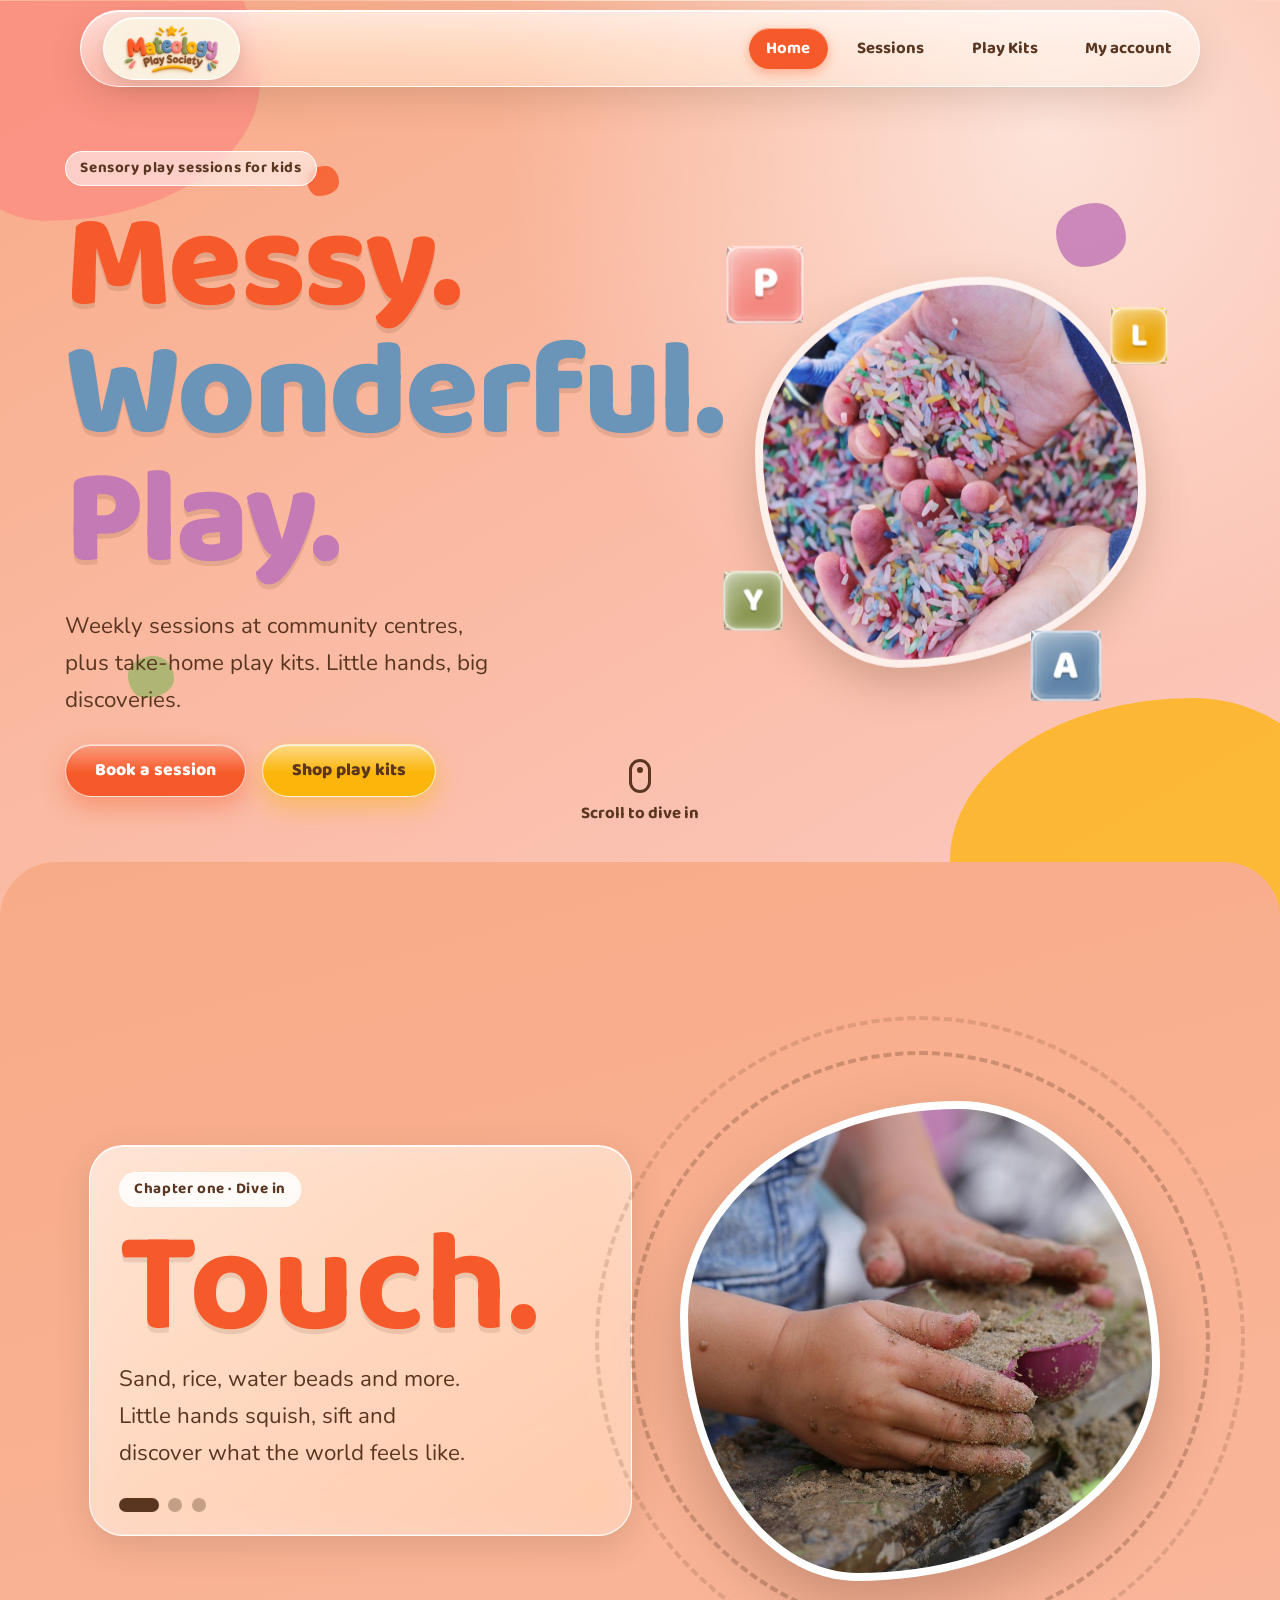
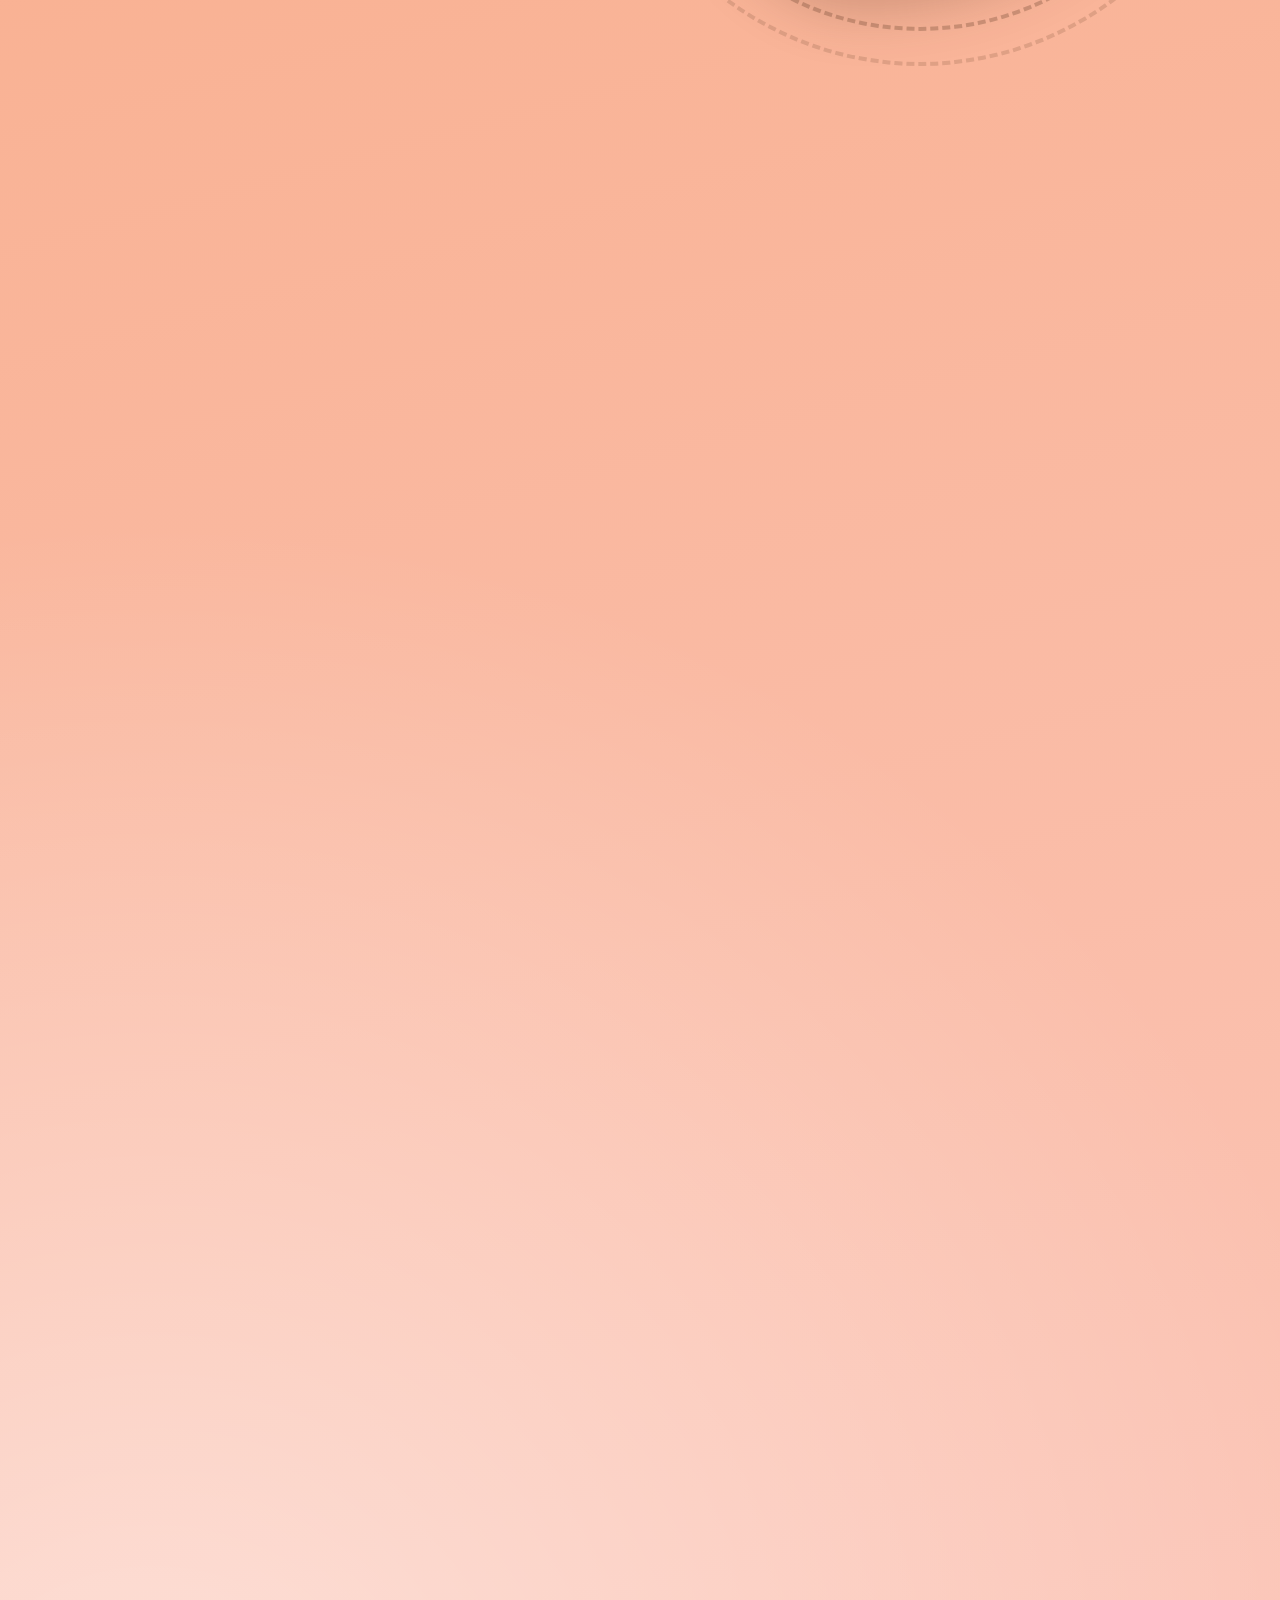
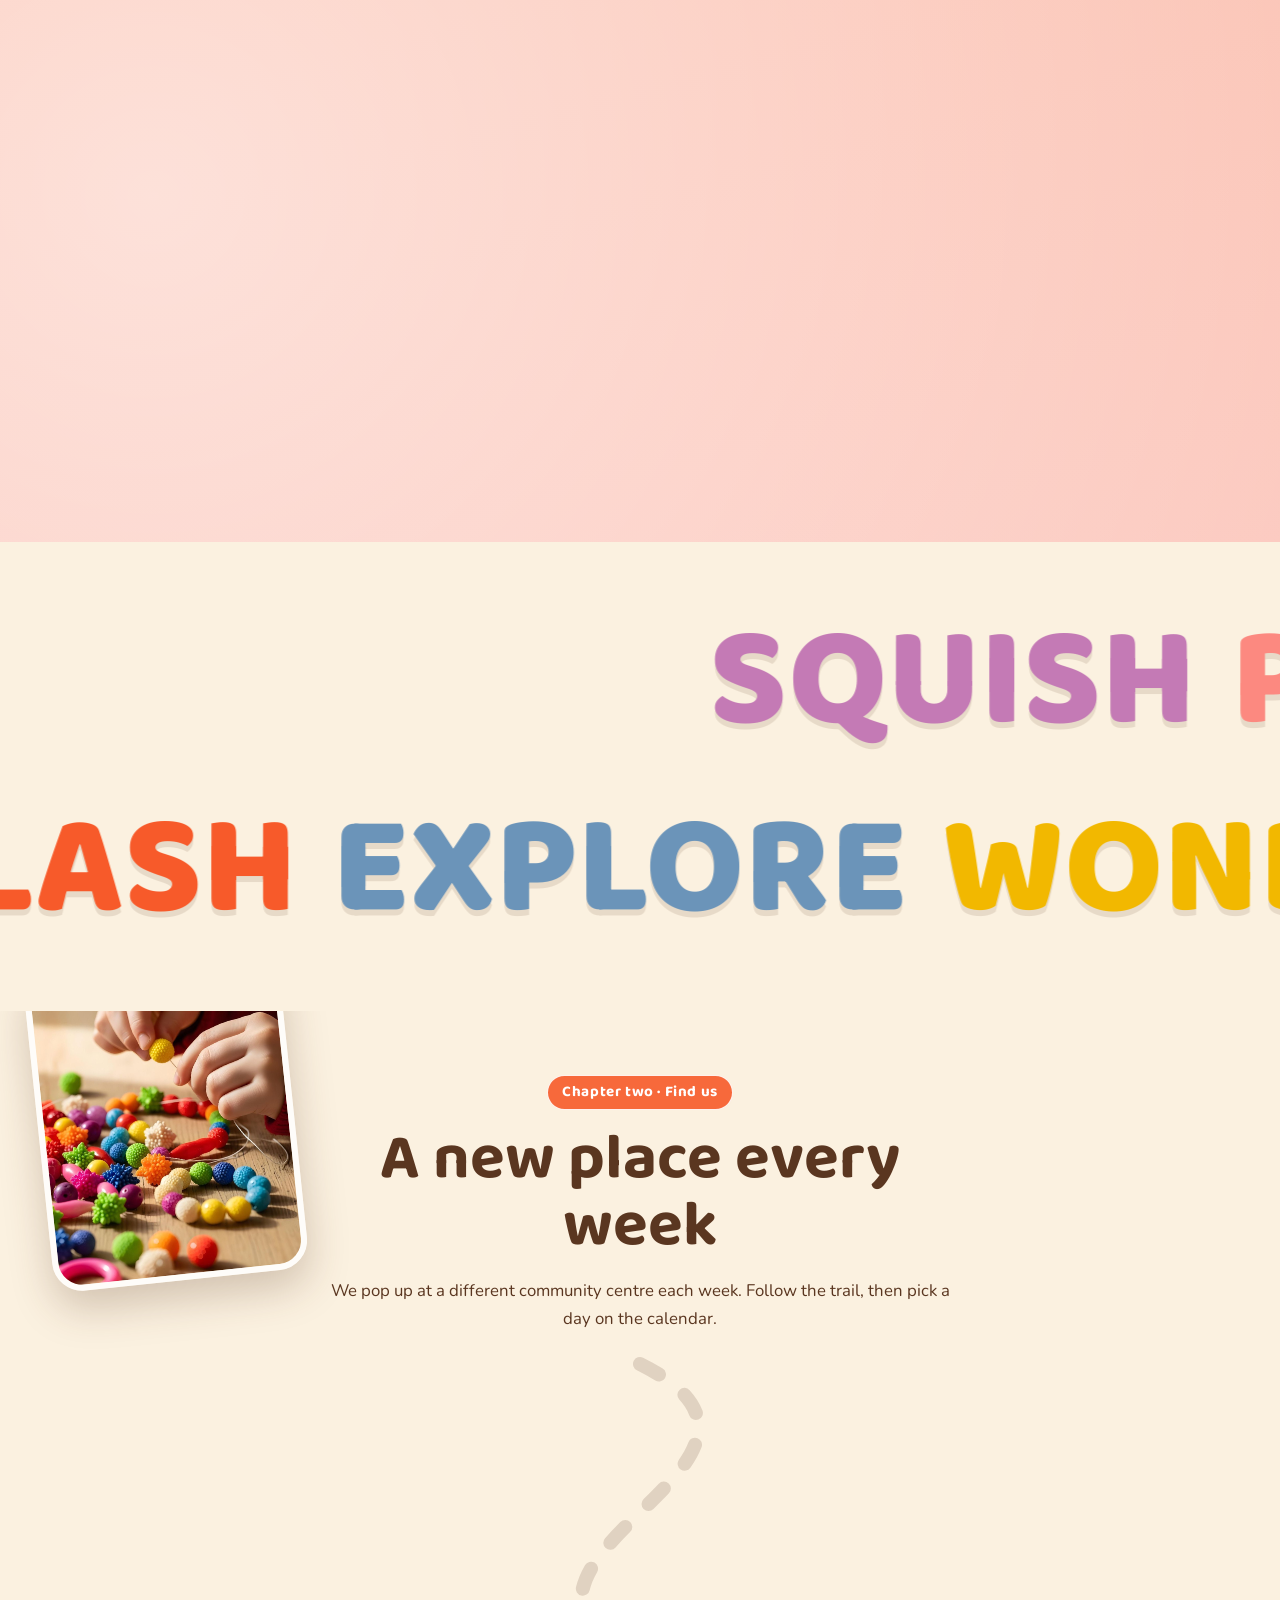
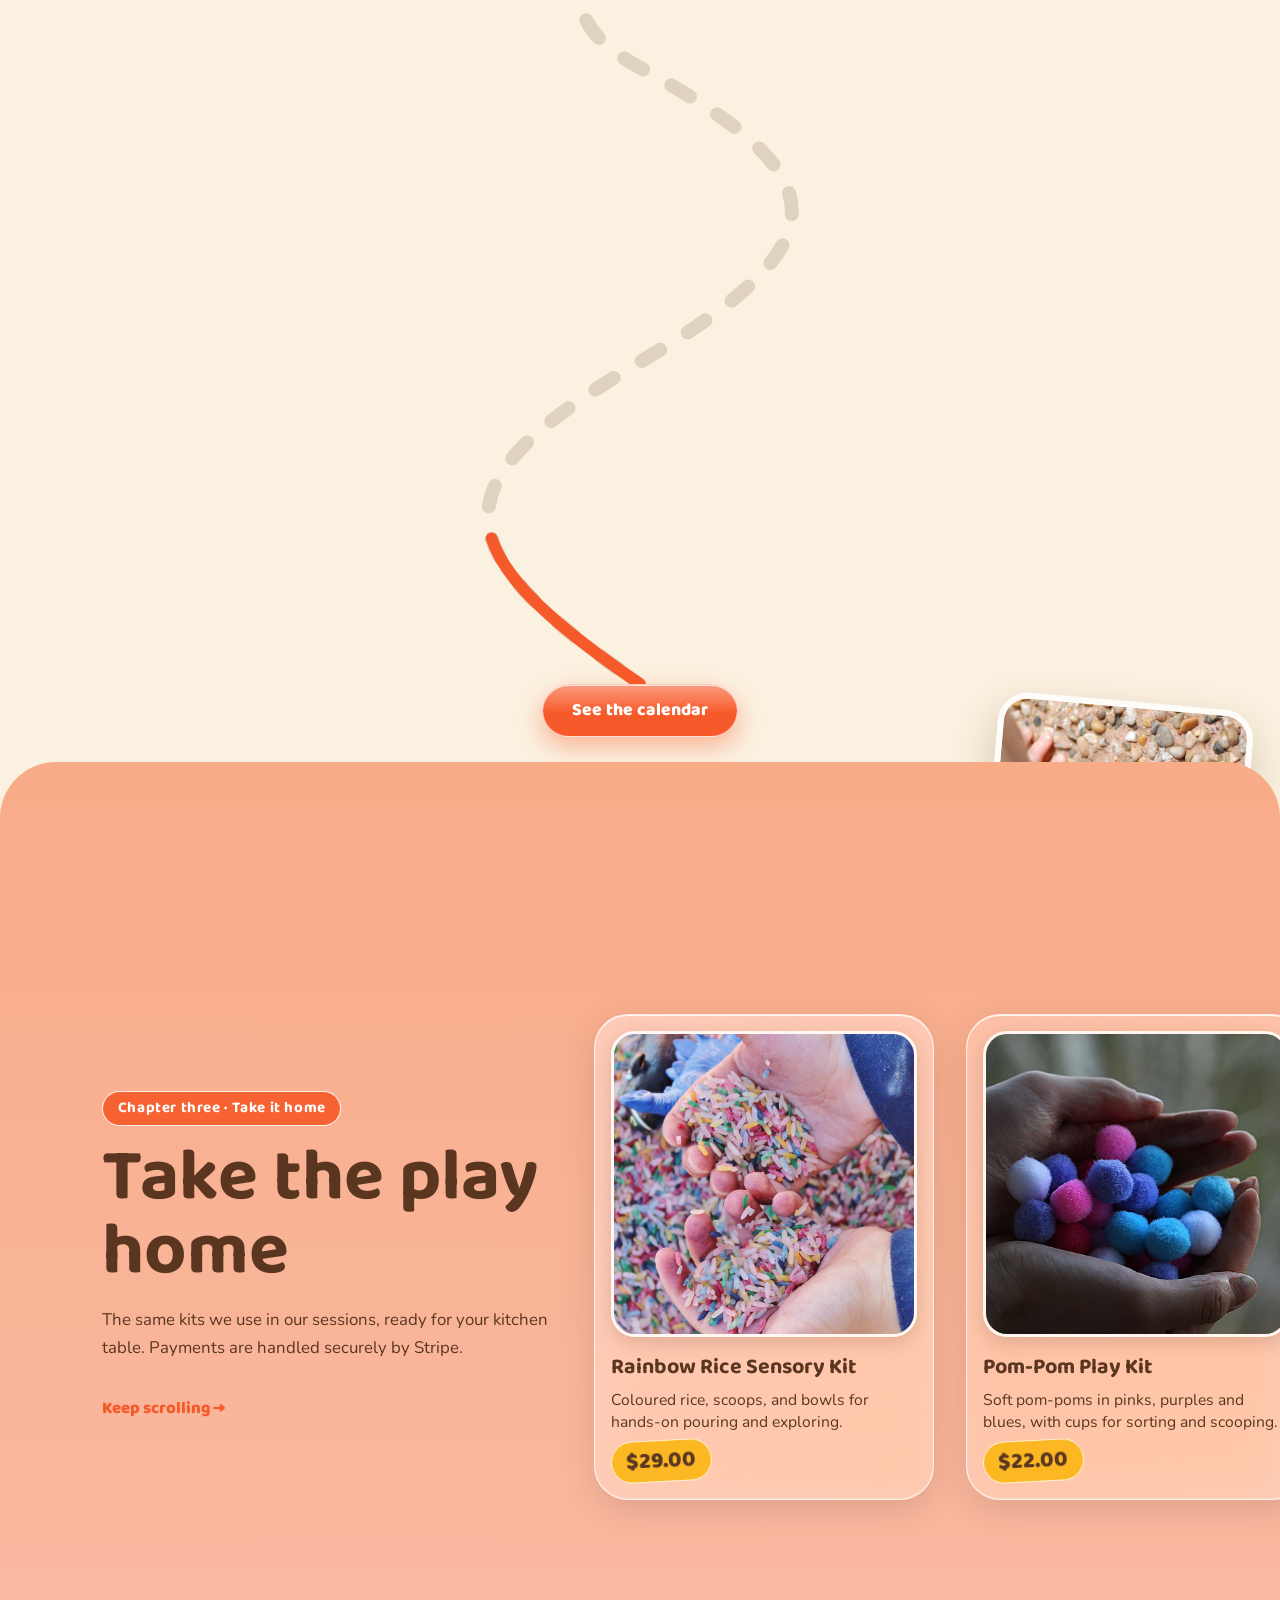
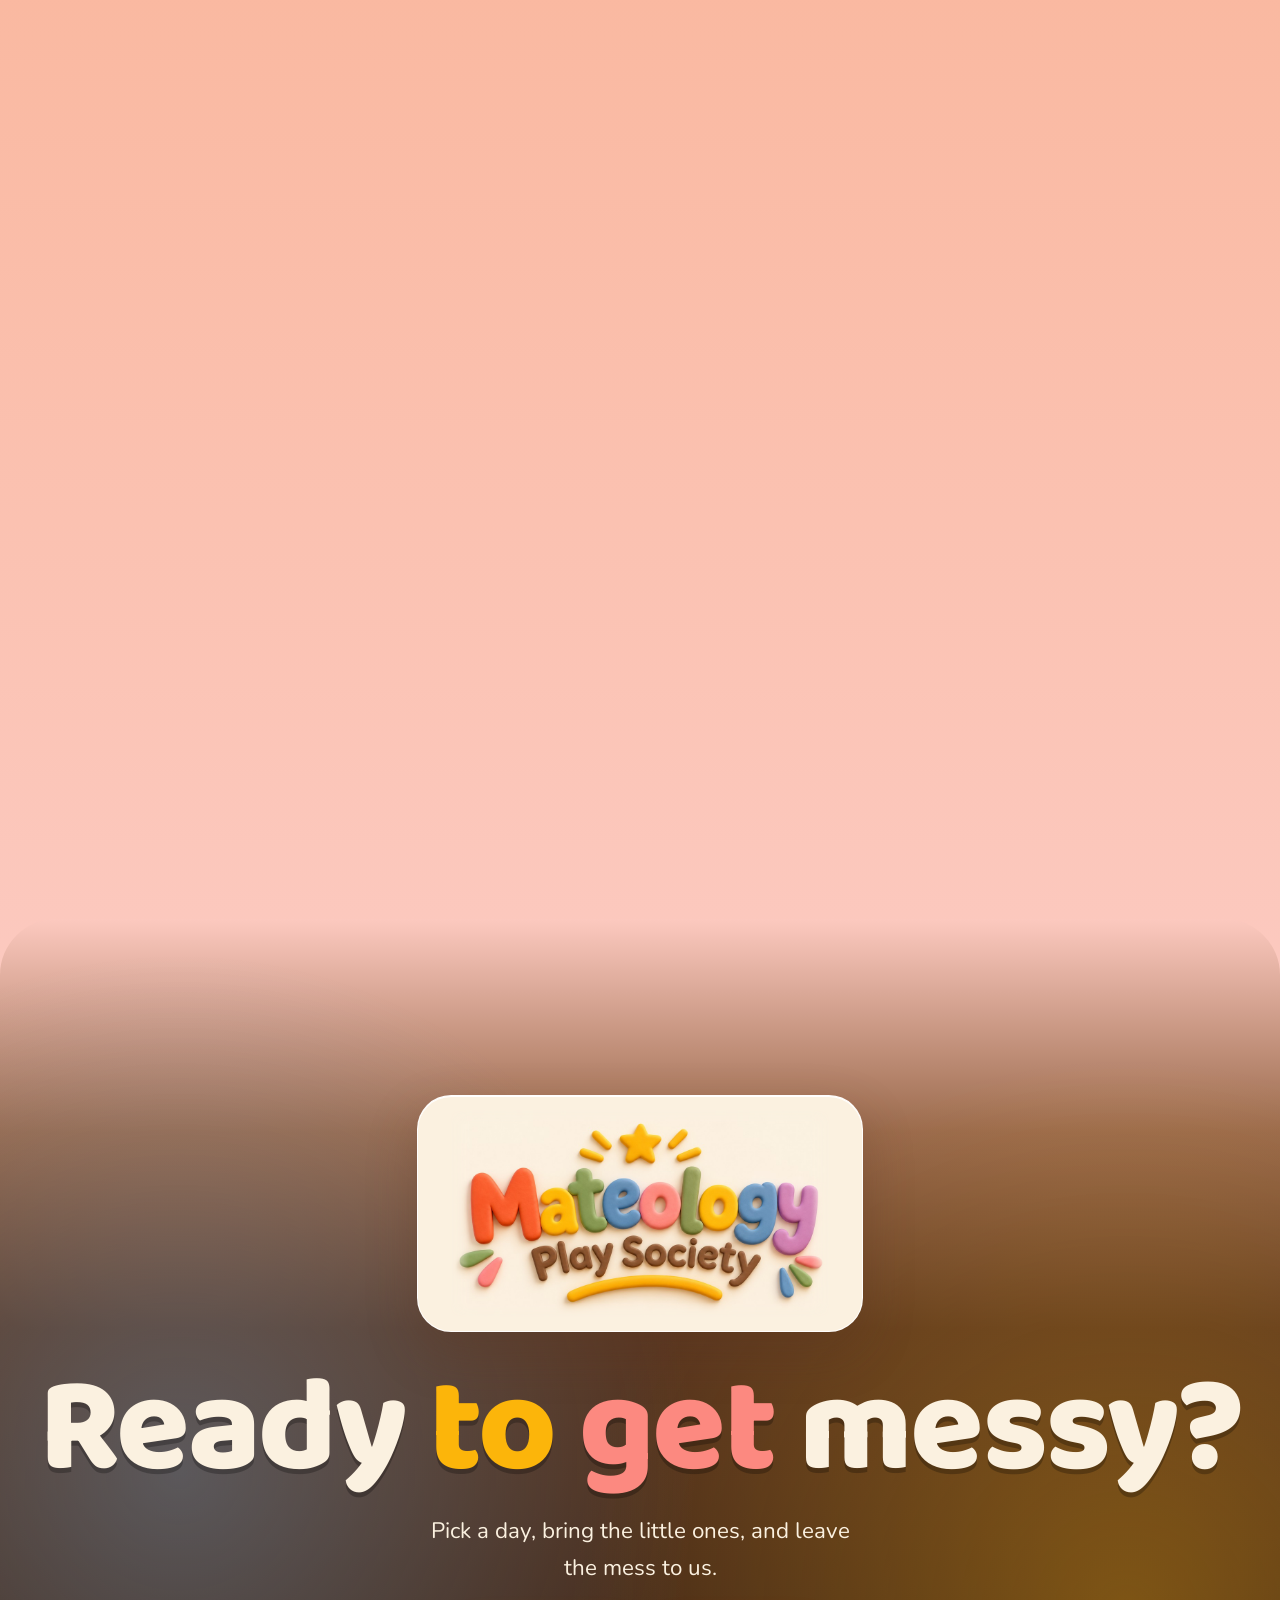
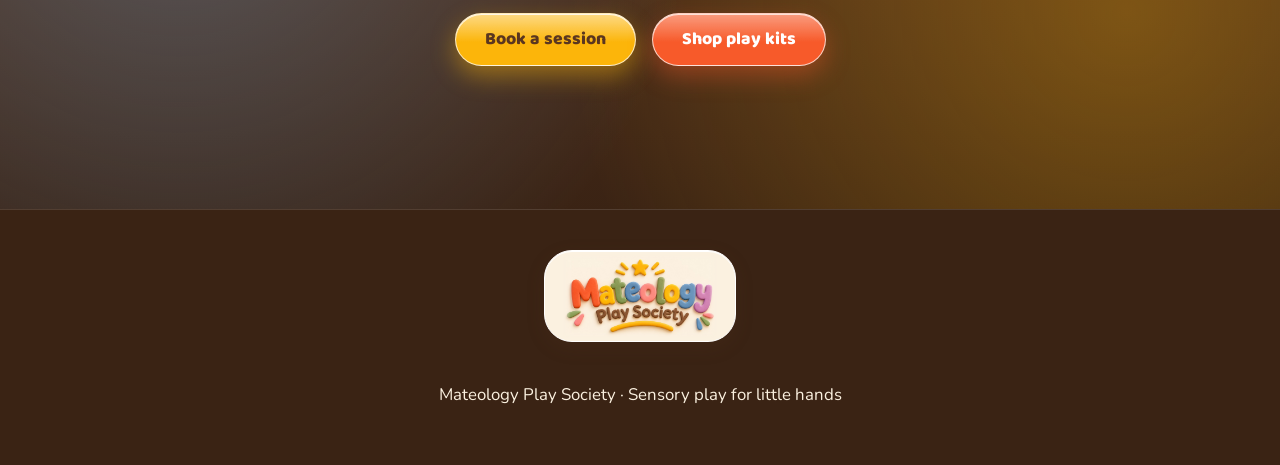
<file: index.html>
<!DOCTYPE html>
<html lang="en">
<head>
  <meta charset="UTF-8">
  <meta name="viewport" content="width=device-width, initial-scale=1">
  <title>Mateology Play Society | Sensory Play Sessions for Kids</title>
  <meta name="description" content="Mateology Play Society runs weekly sensory play sessions for kids at community centres, plus take-home play kits.">
  <link rel="icon" type="image/png" href="images/icon.png">
  <link rel="apple-touch-icon" href="images/icon.png">
  <link rel="stylesheet" href="style.css">
  <link rel="stylesheet" href="fun.css">
  <link rel="stylesheet" href="story.css">
  <link rel="stylesheet" href="glass.css">
  <link rel="stylesheet" href="theme.css">
</head>
<body class="story">
  <header>
    <h1><a class="brand" href="index.html" aria-label="Mateology Play Society, home"><img src="images/logo.jpg" alt="Mateology Play Society"></a></h1>
    <nav>
      <a href="index.html" class="active">Home</a>
      <a href="sessions.html">Sessions</a>
      <a href="shop.html">Play Kits</a>
      <a href="account.html">My account</a>
    </nav>
  </header>

  <!-- Opening -->
  <section class="s-hero">
    <span class="splash s1"></span>
    <span class="splash s2"></span>
    <span class="splash s3"></span>
    <div class="s-hero-grid">
      <div class="s-hero-text">
        <p class="eyebrow" data-setting="heroEyebrow">Sensory play sessions for kids</p>
        <h2 class="mega" data-words aria-label="Messy. Wonderful. Play.">
          <span class="w" data-setting="heroWord1" style="--d:0" aria-hidden="true">Messy.</span>
          <span class="w w2" data-setting="heroWord2" style="--d:1" aria-hidden="true">Wonderful.</span>
          <span class="w w3" data-setting="heroWord3" style="--d:2" aria-hidden="true">Play.</span>
        </h2>
        <p class="lead" data-setting="heroLead">Weekly sessions at community centres, plus take-home play kits. Little hands, big discoveries.</p>
        <div class="hero-actions">
          <a class="btn" href="sessions.html">Book a session</a>
          <a class="btn btn-sun" href="shop.html">Shop play kits</a>
        </div>
      </div>
      <div class="par" data-speed="-0.07">
        <div class="hero-art">
          <img class="blob-photo" src="images/rainbow-rice-hands.jpg" alt="A child's hands holding handfuls of rainbow-coloured rice">
          <div class="cube c1" data-letter="P" data-color="pink"></div>
          <div class="cube c2" data-letter="L" data-color="sun"></div>
          <div class="cube c3" data-letter="A" data-color="sky"></div>
          <div class="cube c4" data-letter="Y" data-color="lime"></div>
        </div>
      </div>
    </div>
    <a class="scroll-cue" href="#dive"><span class="bub"></span>Scroll to dive in</a>
  </section>

  <!-- Chapter one: pinned, changes as you scroll -->
  <section class="s-dive sheet" id="dive" data-step="0">
    <div class="dive-sticky">
      <div class="dive-text">
        <p class="eyebrow">Chapter one &middot; Dive in</p>
        <div class="dive-steps">
          <article class="step on">
            <h3>Touch.</h3>
            <p>Sand, rice, water beads and more. Little hands squish, sift and discover what the world feels like.</p>
          </article>
          <article class="step">
            <h3>Pour.</h3>
            <p>Cups, spoons and scoops turn messy play into a pretend kitchen, one splash at a time.</p>
          </article>
          <article class="step">
            <h3>Squish.</h3>
            <p>Bumpy, smooth, squishy and soft. Every new texture is a tiny adventure.</p>
          </article>
        </div>
        <div class="dots" aria-hidden="true"><i class="on"></i><i></i><i></i></div>
      </div>
      <div class="dive-art">
        <div class="orb">
          <img class="on" src="images/sand-play-hands.jpg" alt="Small hands pressing wet sand into a pink scoop">
          <img src="images/tea-set-mud-play.jpg" alt="A colourful toy tea set filled with messy mud play">
          <img src="images/teal-toy-touch.jpg" alt="A toddler's hand pressing the textured buttons on a colourful toy">
        </div>
        <span class="ring r1"></span><span class="ring r2"></span>
      </div>
    </div>
  </section>

  <!-- Words that slide as you scroll -->
  <section class="s-marquee" aria-hidden="true">
    <div class="row" data-dir="1"><span>Squish</span><span class="o">Pour</span><span>Scoop</span><span class="o">Sprinkle</span><span>Stir</span><span class="o">Squash</span><span>Squish</span><span class="o">Pour</span><span>Scoop</span><span class="o">Sprinkle</span><span>Stir</span><span class="o">Squash</span></div>
    <div class="row" data-dir="-1"><span class="o">Giggle</span><span>Sift</span><span class="o">Mix</span><span>Splash</span><span class="o">Explore</span><span>Wonder</span><span class="o">Giggle</span><span>Sift</span><span class="o">Mix</span><span>Splash</span><span class="o">Explore</span><span>Wonder</span></div>
  </section>

  <!-- Chapter two: a trail that draws itself -->
  <section class="s-path">
    <span class="par float-photo fp1" data-speed="0.12"><img src="images/bead-threading.jpg" alt="A child's hands threading colourful beads onto a string"></span>
    <span class="par float-photo fp2" data-speed="-0.1"><img src="images/pebble-wall-touch.jpg" alt="A baby's hands exploring a wall of smooth pebbles"></span>
    <div class="path-head">
      <p class="eyebrow dark">Chapter two &middot; Find us</p>
      <h2 class="reveal-me">A new place every week</h2>
      <p class="reveal-me">We pop up at a different community centre each week. Follow the trail, then pick a day on the calendar.</p>
    </div>
    <div class="path-box" id="path-box">
      <svg viewBox="0 0 400 1000" preserveAspectRatio="none" aria-hidden="true">
        <path class="trail-bg" d="M200 0 C 290 110, 110 210, 200 330 S 290 520, 200 650 S 110 850, 200 1000" pathLength="1"/>
        <path class="trail" id="trail" d="M200 0 C 290 110, 110 210, 200 330 S 290 520, 200 650 S 110 850, 200 1000" pathLength="1"/>
      </svg>
      <span class="runner" aria-hidden="true"></span>
      <div class="pin left" data-at="0.13"><b>1</b><div class="pin-label"><h3>Community halls</h3><p>Big open floors with plenty of room to spread out and get messy.</p></div></div>
      <div class="pin right" data-at="0.4"><b>2</b><div class="pin-label"><h3>Local centres</h3><p>Friendly spaces close to home, with something new on the mats every week.</p></div></div>
      <div class="pin left" data-at="0.66"><b>3</b><div class="pin-label"><h3>Library rooms</h3><p>Quiet corners turned into colourful sensory worlds.</p></div></div>
      <div class="pin right" data-at="0.92"><b>&#9733;</b><div class="pin-label"><h3>Next stop: you</h3><p>See where we'll be next and save your little one a spot.</p></div></div>
    </div>
    <div class="path-cta"><a class="btn" href="sessions.html">See the calendar</a></div>
  </section>

  <!-- Chapter three: scroll down, the kits slide sideways -->
  <section class="s-kits sheet" id="kits">
    <div class="kits-sticky">
      <div class="kits-track" id="kits-track">
        <div class="kit-intro">
          <p class="eyebrow dark">Chapter three &middot; Take it home</p>
          <h2>Take the play home</h2>
          <p>The same kits we use in our sessions, ready for your kitchen table. Payments are handled securely by Stripe.</p>
          <span class="swipe">Keep scrolling &rarr;</span>
        </div>
        <div class="kit-end">
          <h3>Every kit, ready to play</h3>
          <a class="btn" href="shop.html">See all play kits</a>
        </div>
      </div>
    </div>
  </section>

  <!-- Finale -->
  <section class="s-finale sheet">
    <span class="fbub" style="--l:6%;--s:34px;--d:9s;--o:-1s"></span>
    <span class="fbub" style="--l:18%;--s:20px;--d:12s;--o:-5s"></span>
    <span class="fbub" style="--l:33%;--s:46px;--d:10s;--o:-3s"></span>
    <span class="fbub" style="--l:52%;--s:26px;--d:13s;--o:-8s"></span>
    <span class="fbub" style="--l:68%;--s:40px;--d:9.5s;--o:-6s"></span>
    <span class="fbub" style="--l:82%;--s:22px;--d:11s;--o:-2s"></span>
    <span class="fbub" style="--l:93%;--s:36px;--d:12.5s;--o:-9s"></span>
    <a class="finale-logo" href="index.html" aria-label="Mateology Play Society"><img src="images/logo.jpg" alt="Mateology Play Society"></a>
    <h2 class="mega" aria-label="Ready to get messy?"><span class="w" aria-hidden="true">Ready</span> <span class="w w2" aria-hidden="true">to</span> <span class="w w3" aria-hidden="true">get</span> <span class="w" aria-hidden="true">messy?</span></h2>
    <p class="lead" data-setting="finaleLead">Pick a day, bring the little ones, and leave the mess to us.</p>
    <div class="hero-actions">
      <a class="btn btn-sun" href="sessions.html">Book a session</a>
      <a class="btn" href="shop.html">Shop play kits</a>
    </div>
  </section>

  <footer>
    <a class="brand brand-foot" href="index.html" aria-label="Mateology Play Society, home"><img src="images/logo.jpg" alt="Mateology Play Society"></a>
    <p data-setting="footerTagline">Mateology Play Society &middot; Sensory play for little hands</p>
  </footer>
  <script src="config.js"></script>
  <script src="site.js"></script>
  <script src="motion.js"></script>
  <script src="story.js"></script>
</body>
</html>
</file>
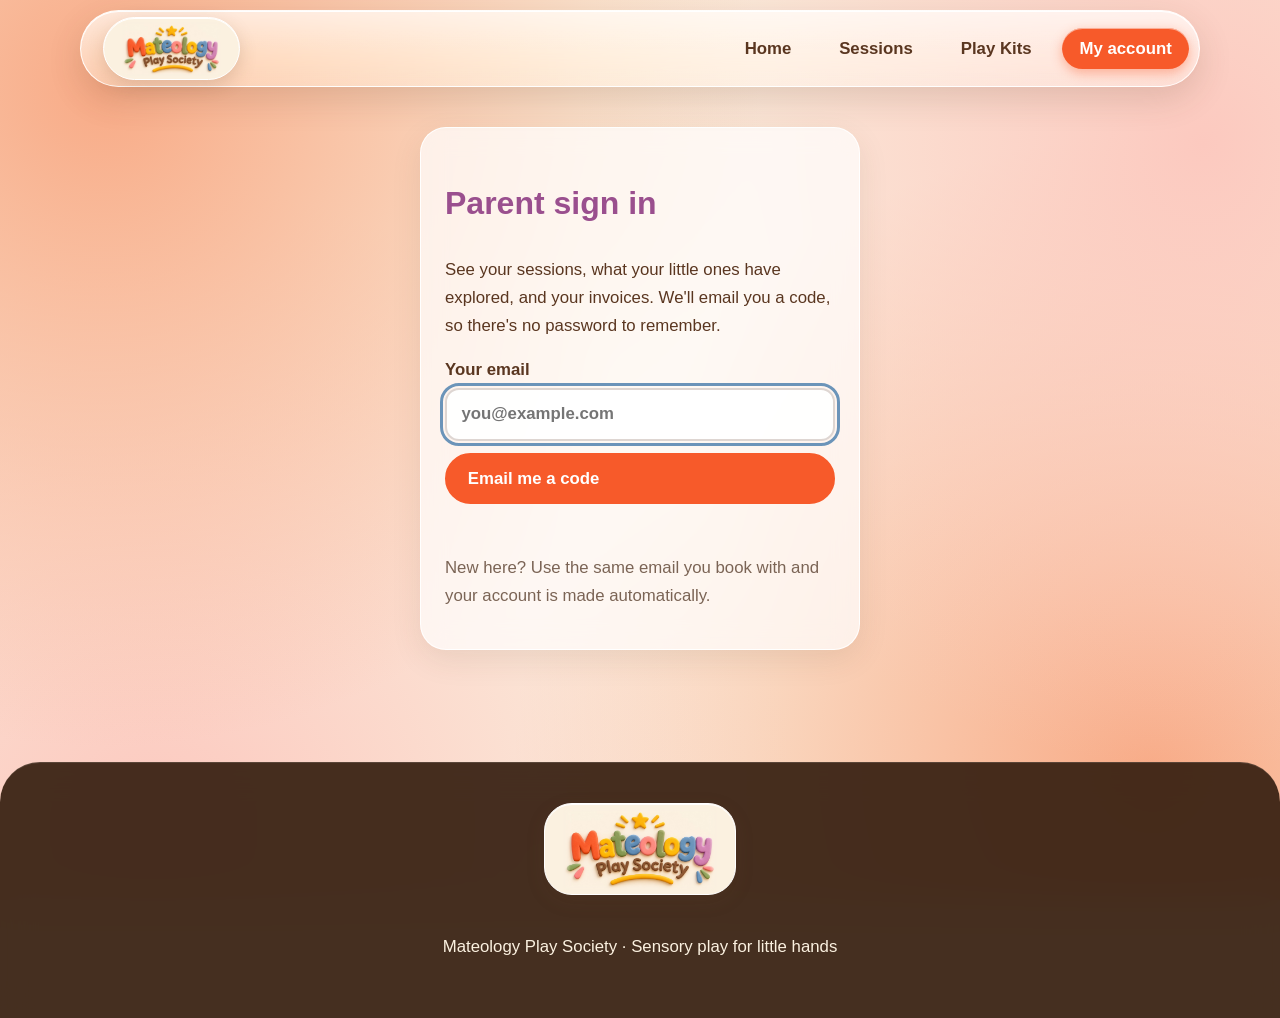
<file: account.html>
<!DOCTYPE html>
<html lang="en">
<head>
  <meta charset="UTF-8">
  <meta name="viewport" content="width=device-width, initial-scale=1">
  <meta name="robots" content="noindex">
  <meta http-equiv="Content-Security-Policy" content="default-src 'self'; script-src 'self'; style-src 'self' 'unsafe-inline' https://fonts.googleapis.com; font-src 'self' https://fonts.gstatic.com; img-src 'self' data: https:; connect-src 'self' https://*.supabase.co https://script.google.com https://script.googleusercontent.com; form-action 'self'; base-uri 'self'">
  <title>My Account - Mateology Play Society</title>
  <link rel="icon" type="image/png" href="images/icon.png">
  <link rel="apple-touch-icon" href="images/icon.png">
  <link rel="stylesheet" href="style.css">
  <link rel="stylesheet" href="fun.css">
  <link rel="stylesheet" href="story.css">
  <link rel="stylesheet" href="glass.css">
  <link rel="stylesheet" href="theme.css">
  <link rel="stylesheet" href="account.css">
</head>
<body>
  <header>
    <h1><a class="brand" href="index.html" aria-label="Mateology Play Society, home"><img src="images/logo.jpg" alt="Mateology Play Society"></a></h1>
    <nav>
      <a href="index.html">Home</a>
      <a href="sessions.html">Sessions</a>
      <a href="shop.html">Play Kits</a>
      <a href="account.html" class="active">My account</a>
    </nav>
  </header>

  <main class="acct-main">
    <div id="acct"><p>Loading…</p></div>
  </main>

  <footer>
    <a class="brand brand-foot" href="index.html" aria-label="Mateology Play Society, home"><img src="images/logo.jpg" alt="Mateology Play Society"></a>
    <p data-setting="footerTagline">Mateology Play Society &middot; Sensory play for little hands</p>
  </footer>
  <script src="config.js"></script>
  <script src="site.js"></script>
  <script src="account.js"></script>
  <script src="motion.js"></script>
  <script src="story.js"></script>
</body>
</html>
</file>
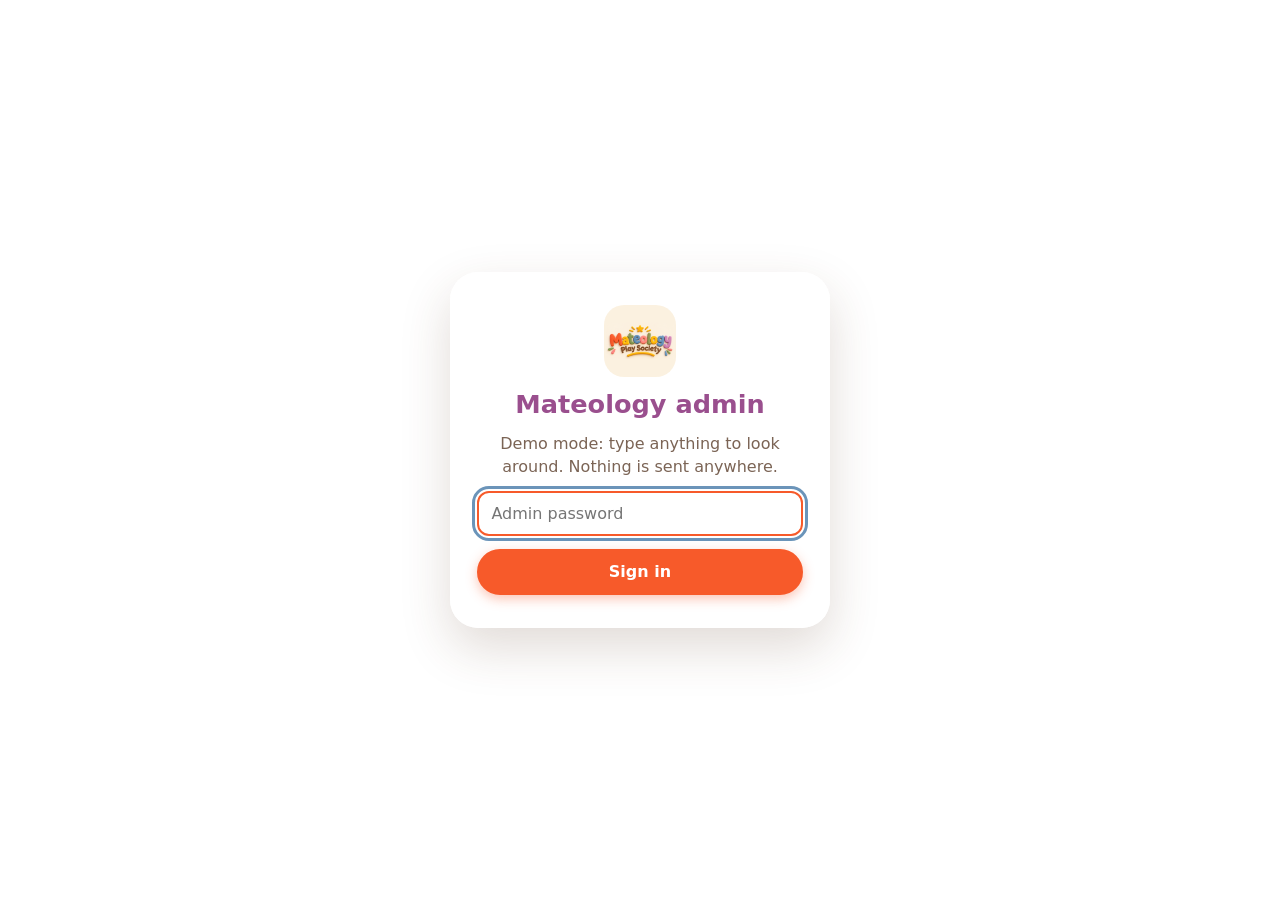
<file: admin.html>
<!DOCTYPE html>
<html lang="en">
<head>
  <meta charset="utf-8">
  <meta name="viewport" content="width=device-width, initial-scale=1">
  <meta name="robots" content="noindex, nofollow">
  <title>Admin | Mateology Play Society</title>
  <link rel="icon" type="image/png" href="images/icon.png">
  <link rel="stylesheet" href="admin/admin.css">
</head>
<body>
  <div id="app"><p class="loading">Loading…</p></div>
  <div id="toasts" aria-live="polite"></div>
  <noscript>The admin area needs JavaScript turned on.</noscript>

  <script src="config.js"></script>
  <script src="admin/core.js"></script>
  <script src="admin/demo-api.js"></script>
  <!-- Screens. To add a new one, add its file here. -->
  <script src="admin/dashboard.js"></script>
  <script src="admin/sessions.js"></script>
  <script src="admin/bookings.js"></script>
  <script src="admin/products.js"></script>
  <script src="admin/theme.js"></script>
  <script src="admin/settings.js"></script>
  <script src="admin/app.js"></script>
</body>
</html>
</file>
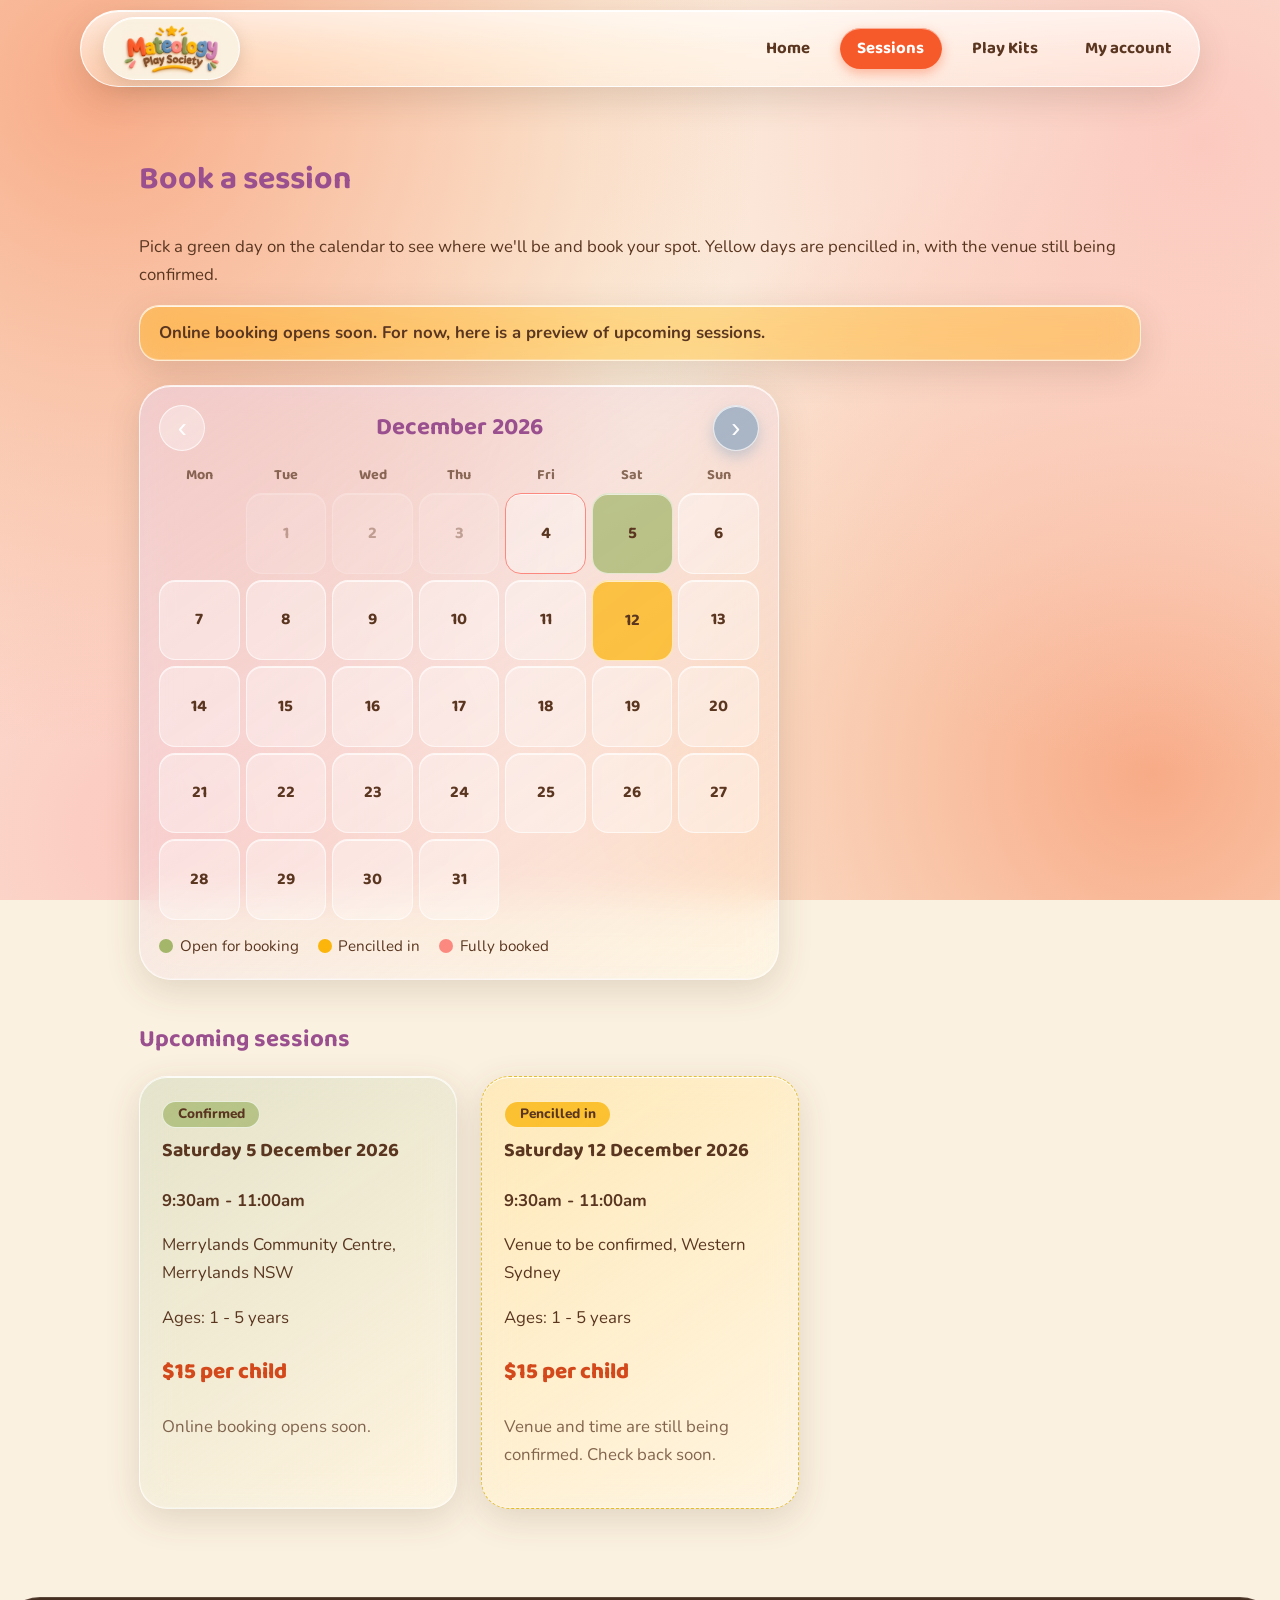
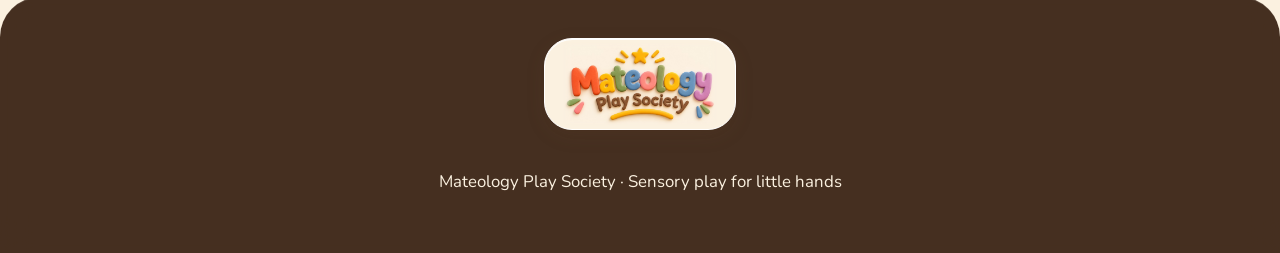
<file: sessions.html>
<!DOCTYPE html>
<html lang="en">
<head>
  <meta charset="UTF-8">
  <meta name="viewport" content="width=device-width, initial-scale=1">
  <title>Book a Session - Mateology Play Society</title>
  <link rel="icon" type="image/png" href="images/icon.png">
  <link rel="apple-touch-icon" href="images/icon.png">
  <link rel="stylesheet" href="style.css">
  <link rel="stylesheet" href="fun.css">
  <link rel="stylesheet" href="story.css">
  <link rel="stylesheet" href="glass.css">
  <link rel="stylesheet" href="theme.css">
</head>
<body>
  <header>
    <h1><a class="brand" href="index.html" aria-label="Mateology Play Society, home"><img src="images/logo.jpg" alt="Mateology Play Society"></a></h1>
    <nav>
      <a href="index.html">Home</a>
      <a href="sessions.html" class="active">Sessions</a>
      <a href="shop.html">Play Kits</a>
      <a href="account.html">My account</a>
    </nav>
  </header>

  <main>
    <h2>Book a session</h2>
    <p>Pick a green day on the calendar to see where we'll be and book your spot. Yellow days are pencilled in, with the venue still being confirmed.</p>

    <p id="demo-note" class="note" hidden>Online booking opens soon. For now, here is a preview of upcoming sessions.</p>

    <section class="booking-calendar" aria-label="Session calendar">
      <div class="cal-head">
        <button type="button" id="cal-prev" class="cal-nav" aria-label="Previous month">&#8249;</button>
        <h3 id="cal-title" aria-live="polite"></h3>
        <button type="button" id="cal-next" class="cal-nav" aria-label="Next month">&#8250;</button>
      </div>
      <div id="cal-grid" class="cal-grid"></div>
      <div class="cal-legend">
        <span><span class="dot dot-confirmed"></span>Open for booking</span>
        <span><span class="dot dot-potential"></span>Pencilled in</span>
        <span><span class="dot dot-full"></span>Fully booked</span>
      </div>
    </section>

    <div class="list-head">
      <h3 id="list-title">Upcoming sessions</h3>
      <button type="button" id="show-all" class="link-btn" hidden>Show all sessions</button>
    </div>
    <p id="status" class="muted" aria-live="polite"></p>
    <div id="sessions" class="grid"></div>
  </main>

  <dialog id="book-dialog" class="book-dialog" aria-labelledby="dialog-title">
    <div class="dialog-inner">
      <button type="button" class="dialog-x" data-close aria-label="Close">&times;</button>

      <div id="form-view">
        <h3 id="dialog-title">Book your spot</h3>
        <p id="dialog-summary" class="dialog-summary"></p>
        <form id="book-form" novalidate>
          <label class="field">Your name
            <input name="parentName" type="text" autocomplete="name" maxlength="80" required>
          </label>
          <label class="field">Email
            <input name="email" type="email" autocomplete="email" maxlength="120" required>
          </label>
          <label class="field">Phone
            <input name="phone" type="tel" autocomplete="tel" maxlength="20" required>
          </label>
          <label class="field">How many children?
            <select name="children" id="children-select"></select>
          </label>
          <label class="field">Children's first names and ages (optional)
            <input name="childDetails" type="text" maxlength="300" placeholder="e.g. Mia 3, Leo 1">
          </label>
          <label class="field">Allergies or anything we should know (optional)
            <textarea name="notes" rows="2" maxlength="500"></textarea>
          </label>
          <div class="hp" aria-hidden="true">
            <label>Leave this empty <input name="website" type="text" tabindex="-1" autocomplete="off"></label>
          </div>
          <label class="check">
            <input name="consent" type="checkbox" required>
            <span>I agree that Mateology Play Society can use these details to manage my booking and contact me about it.</span>
          </label>
          <p id="form-error" class="form-error" role="alert"></p>
          <div class="dialog-actions">
            <button type="submit" id="submit-btn" class="btn">Confirm booking</button>
            <button type="button" class="link-btn" data-close>Cancel</button>
          </div>
        </form>
      </div>

      <div id="done-view" hidden>
        <h3>You're booked in!</h3>
        <div id="done-body"></div>
        <div class="dialog-actions" id="done-actions"></div>
      </div>
    </div>
  </dialog>

  <footer>
    <a class="brand brand-foot" href="index.html" aria-label="Mateology Play Society, home"><img src="images/logo.jpg" alt="Mateology Play Society"></a>
    <p data-setting="footerTagline">Mateology Play Society &middot; Sensory play for little hands</p>
  </footer>
  <script src="config.js"></script>
  <script src="site.js"></script>
  <script src="booking.js"></script>
  <script src="motion.js"></script>
  <script src="story.js"></script>
</body>
</html>
</file>
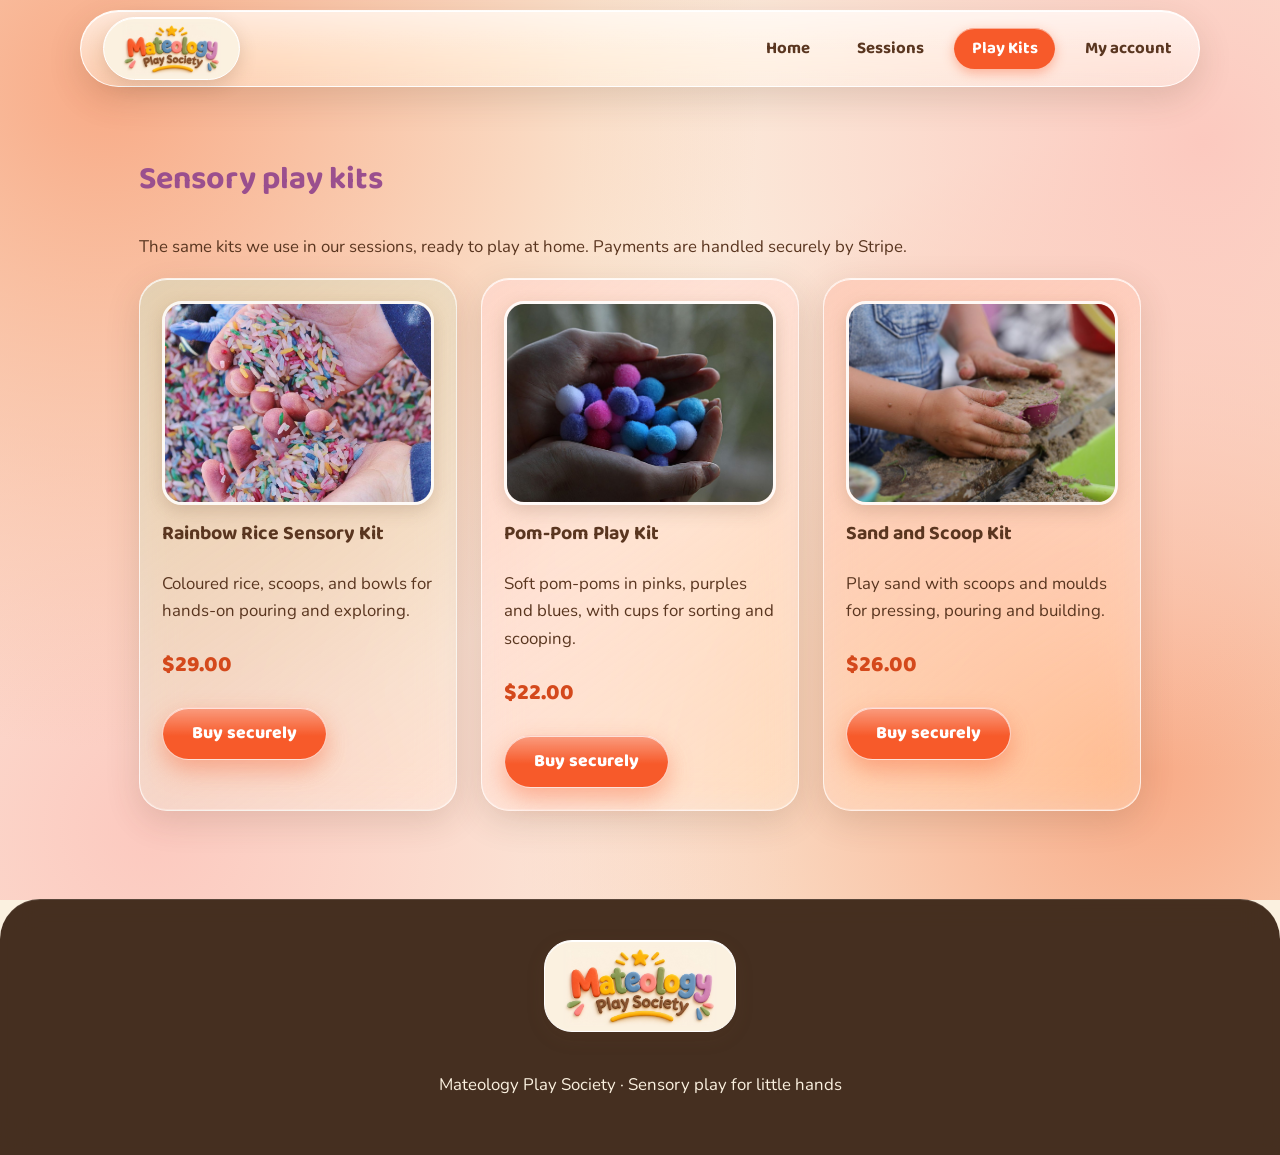
<file: shop.html>
<!DOCTYPE html>
<html lang="en">
<head>
  <meta charset="UTF-8">
  <meta name="viewport" content="width=device-width, initial-scale=1">
  <title>Play Kits - Mateology Play Society</title>
  <link rel="icon" type="image/png" href="images/icon.png">
  <link rel="apple-touch-icon" href="images/icon.png">
  <link rel="stylesheet" href="style.css">
  <link rel="stylesheet" href="fun.css">
  <link rel="stylesheet" href="story.css">
  <link rel="stylesheet" href="glass.css">
  <link rel="stylesheet" href="theme.css">
</head>
<body>
  <header>
    <h1><a class="brand" href="index.html" aria-label="Mateology Play Society, home"><img src="images/logo.jpg" alt="Mateology Play Society"></a></h1>
    <nav>
      <a href="index.html">Home</a>
      <a href="sessions.html">Sessions</a>
      <a href="shop.html" class="active">Play Kits</a>
      <a href="account.html">My account</a>
    </nav>
  </header>

  <main>
    <h2>Sensory play kits</h2>
    <p>The same kits we use in our sessions, ready to play at home. Payments are handled securely by Stripe.</p>
    <div id="products" class="grid"></div>
  </main>

  <footer>
    <a class="brand brand-foot" href="index.html" aria-label="Mateology Play Society, home"><img src="images/logo.jpg" alt="Mateology Play Society"></a>
    <p data-setting="footerTagline">Mateology Play Society &middot; Sensory play for little hands</p>
  </footer>
  <script src="config.js"></script>
  <script src="site.js"></script>
  <script src="app.js"></script>
  <script src="motion.js"></script>
  <script src="story.js"></script>
</body>
</html>
</file>
<file: style.css>
@import url('https://fonts.googleapis.com/css2?family=Baloo+2:wght@500;700;800&family=Nunito:wght@400;700&display=swap');

:root {
  --pink: #fc8980;
  --orange: #f75a2a;
  --sun: #fcb50a;
  --lime: #a3b66a;
  --teal: #899753;
  --sky: #6b94b9;
  --purple: #c47ab5;
  --ink: #5a3620;
  --cream: #fbf1e0;
}

* { box-sizing: border-box; }

body {
  margin: 0;
  font-family: 'Nunito', 'Trebuchet MS', sans-serif;
  font-size: 1.05rem;
  color: var(--ink);
  background: var(--cream);
  line-height: 1.65;
  overflow-x: hidden;
}

h1, h2, h3, .btn, nav a {
  font-family: 'Baloo 2', 'Trebuchet MS', sans-serif;
}

header {
  background: var(--purple);
  padding: 0.8rem 1.5rem;
  display: flex;
  flex-wrap: wrap;
  align-items: center;
  justify-content: space-between;
  border-radius: 0 0 40px 40px;
  position: relative;
  z-index: 5;
}

header h1 { margin: 0; color: white; font-size: 1.8rem; font-weight: 800; }
header h1 span:nth-child(1) { color: var(--sun); }
header h1 span:nth-child(2) { color: var(--pink); }
header h1 span:nth-child(3) { color: var(--lime); }

nav a {
  color: white;
  text-decoration: none;
  font-weight: 700;
  margin-left: 0.5rem;
  padding: 0.4rem 1.1rem;
  border-radius: 999px;
  transition: transform 0.15s, background 0.15s;
  display: inline-block;
}

nav a:hover { background: var(--pink); transform: rotate(-3deg) scale(1.08); }
nav a.active { background: var(--orange); }

.hero {
  position: relative;
  text-align: center;
  padding: 5rem 1.5rem 6rem;
  background: linear-gradient(135deg, var(--sky), var(--teal));
  color: white;
  overflow: hidden;
}

.hero h2 { font-size: 2.8rem; margin: 0 0 1rem; line-height: 1.15; font-weight: 800; position: relative; z-index: 2; }
.hero p { font-size: 1.25rem; position: relative; z-index: 2; }
.hero .btn { position: relative; z-index: 2; }

/* Paint splashes drawn in pure CSS */
.hero::before, .hero::after, .splash {
  content: "";
  position: absolute;
  border-radius: 58% 42% 63% 37% / 45% 55% 45% 55%;
  z-index: 1;
}

.hero::before { width: 260px; height: 240px; background: var(--pink); top: -70px; left: -60px; opacity: 0.9; }
.hero::after { width: 300px; height: 260px; background: var(--sun); bottom: -90px; right: -70px; opacity: 0.95; }

.splash { opacity: 0.85; }
.splash.s1 { width: 70px; height: 64px; background: var(--purple); top: 22%; right: 12%; }
.splash.s2 { width: 46px; height: 42px; background: var(--lime); bottom: 24%; left: 10%; }
.splash.s3 { width: 32px; height: 30px; background: var(--orange); top: 18%; left: 24%; }

.btn {
  display: inline-block;
  background: var(--pink);
  color: white;
  padding: 0.7rem 1.8rem;
  border-radius: 999px;
  text-decoration: none;
  font-weight: 800;
  font-size: 1.1rem;
  border: none;
  cursor: pointer;
  box-shadow: 0 6px 0 #c24420;
  transition: transform 0.12s, box-shadow 0.12s;
}

.btn:hover { --ty: 3px; box-shadow: 0 3px 0 #c24420; }
.btn:active { --ty: 6px; box-shadow: 0 0 0 #c24420; }

main { max-width: 1050px; margin: 0 auto; padding: 2.5rem 1.5rem; }
main h2 { font-size: 2rem; color: var(--purple); }

.grid {
  display: grid;
  grid-template-columns: repeat(auto-fill, minmax(260px, 1fr));
  gap: 1.5rem;
}

.card {
  background: white;
  border-radius: 28px;
  padding: 1.4rem;
  box-shadow: 0 8px 0 rgba(90, 54, 32, 0.12);
  border: 4px solid var(--teal);
  transition: transform 0.15s;
}

.card:hover { --ty: -4px; }
.card:nth-child(4n+2) { border-color: var(--pink); }
.card:nth-child(4n+3) { border-color: var(--orange); }
.card:nth-child(4n+4) { border-color: var(--purple); }
.card.potential { border-style: dashed; border-color: var(--sun); }
.card h3 { margin-top: 0.4rem; color: var(--ink); }

.photo {
  width: 100%;
  aspect-ratio: 4 / 3;
  object-fit: cover;
  border-radius: 22px;
  border: 4px solid var(--sun);
  display: block;
  margin-bottom: 0.8rem;
}

.card img { width: 100%; border-radius: 20px; }

.price { font-family: 'Baloo 2', sans-serif; font-weight: 800; color: var(--pink); font-size: 1.4rem; }

.tag {
  display: inline-block;
  padding: 0.1rem 0.9rem;
  border-radius: 999px;
  font-size: 0.85rem;
  font-weight: 800;
  background: var(--lime);
  color: var(--ink);
}

.tag.potential { background: var(--sun); }

.wave {
  height: 50px;
  background: var(--cream);
  border-radius: 50% 50% 0 0 / 100% 100% 0 0;
  margin-top: -50px;
  position: relative;
  z-index: 3;
}

footer {
  text-align: center;
  padding: 2.5rem 1rem;
  background: var(--purple);
  color: white;
  border-radius: 40px 40px 0 0;
  margin-top: 3rem;
}

@media (max-width: 600px) {
  .hero h2 { font-size: 2.1rem; }
  nav a { margin: 0.2rem; }
}

/* Photo placement */
.hero-grid {
  display: grid;
  grid-template-columns: 1.1fr 0.9fr;
  gap: 2.5rem;
  align-items: center;
  max-width: 1000px;
  margin: 0 auto;
  position: relative;
  z-index: 2;
}

.hero-text { text-align: left; }

.blob-photo {
  width: 100%;
  aspect-ratio: 1 / 1;
  object-fit: cover;
  border: 8px solid white;
  border-radius: 58% 42% 63% 37% / 45% 55% 45% 55%;
  box-shadow: 0 10px 0 rgba(90, 54, 32, 0.2);
}

/* Every photo in a card crops to the same shape */
.card > img {
  display: block;
  width: 100%;
  aspect-ratio: 4 / 3;
  object-fit: cover;
  margin-bottom: 0.8rem;
}

/* Photo border follows the card colour */
.card .photo { border-color: inherit; }

.card.c-sky { border-color: var(--sky); }
.card.c-sun { border-color: var(--sun); }
.card.c-teal { border-color: var(--teal); }
.card.c-pink { border-color: var(--pink); }
.card.c-purple { border-color: var(--purple); }
.card.c-orange { border-color: var(--orange); }

.photo-section, .cta-band { margin-top: 3.5rem; }

.photo-pair {
  display: grid;
  grid-template-columns: 1fr 1fr;
  gap: 1.5rem;
  margin-top: 1.2rem;
}

.photo-pair img {
  width: 100%;
  aspect-ratio: 4 / 3;
  object-fit: cover;
  border-radius: 28px;
  border: 5px solid var(--orange);
}

.photo-pair img:nth-child(1) { --base: -1.5deg; }
.photo-pair img:nth-child(2) { --base: 1.5deg; border-color: var(--sun); }

.cta-band {
  display: grid;
  grid-template-columns: 0.9fr 1.1fr;
  gap: 1.5rem;
  align-items: center;
  background: var(--purple);
  color: white;
  border-radius: 36px;
  padding: 1.5rem;
}

.cta-band h2 { color: white; margin: 0 0 0.5rem; }

.cta-band img {
  width: 100%;
  aspect-ratio: 4 / 3;
  object-fit: cover;
  border-radius: 24px;
  border: 5px solid var(--pink);
}

.btn-sun { background: var(--sun); color: var(--ink); box-shadow: 0 6px 0 #c98f00; }
.btn-sun:hover { box-shadow: 0 3px 0 #c98f00; }
.btn-sun:active { box-shadow: 0 0 0 #c98f00; }

@media (max-width: 700px) {
  .hero-grid, .cta-band, .photo-pair { grid-template-columns: 1fr; }
  .hero-text { text-align: center; }
  .blob-photo { max-width: 320px; margin: 0 auto; }
}

/* ===== Booking calendar ===== */
.note {
  background: var(--sun);
  color: var(--ink);
  border-radius: 20px;
  padding: 0.8rem 1.2rem;
  margin: 1rem 0;
  font-weight: 700;
}

.muted { opacity: 0.75; }

.booking-calendar {
  background: white;
  border: 4px solid var(--purple);
  border-radius: 32px;
  padding: 1.2rem;
  box-shadow: 0 8px 0 rgba(90, 54, 32, 0.12);
  max-width: 640px;
  margin: 1.5rem 0 2.5rem;
}

.cal-head {
  display: flex;
  align-items: center;
  justify-content: space-between;
  margin-bottom: 0.8rem;
}

.cal-head h3 { margin: 0; font-size: 1.5rem; color: var(--purple); }

.cal-nav {
  width: 46px;
  height: 46px;
  border-radius: 50%;
  border: none;
  background: var(--sky);
  color: white;
  font-size: 1.7rem;
  line-height: 1;
  cursor: pointer;
  box-shadow: 0 4px 0 #4f7aa3;
}

.cal-nav:hover:not(:disabled) { background: var(--pink); box-shadow: 0 4px 0 #c24420; }
.cal-nav:disabled { background: #eadcc6; box-shadow: 0 4px 0 #d3c1a3; cursor: not-allowed; }

.cal-grid {
  display: grid;
  grid-template-columns: repeat(7, 1fr);
  gap: 6px;
}

.cal-dow {
  text-align: center;
  font-family: 'Baloo 2', sans-serif;
  font-weight: 700;
  font-size: 0.9rem;
  opacity: 0.7;
}

.cal-day {
  aspect-ratio: 1 / 1;
  min-height: 42px;
  border-radius: 16px;
  display: flex;
  align-items: center;
  justify-content: center;
  font-family: 'Baloo 2', sans-serif;
  font-weight: 700;
  font-size: 1.05rem;
  background: var(--cream);
  color: var(--ink);
  border: 3px solid transparent;
  padding: 0;
}

.cal-day.blank { background: none; }
.cal-day.past { opacity: 0.35; }
.cal-day.is-today { border-color: var(--pink); }

button.cal-day { cursor: pointer; }
button.cal-day.has-potential { background: var(--sun); }
button.cal-day.has-confirmed { background: var(--lime); }
button.cal-day.has-full { background: var(--pink); color: white; }
button.cal-day.is-selected { border-color: var(--ink); --ty: -3px; }

.cal-day:focus-visible, .cal-nav:focus-visible, .link-btn:focus-visible, .dialog-x:focus-visible {
  outline: 3px solid var(--purple);
  outline-offset: 2px;
}

.cal-legend { display: flex; flex-wrap: wrap; gap: 1.2rem; margin-top: 0.9rem; font-size: 0.95rem; }
.dot { display: inline-block; width: 14px; height: 14px; border-radius: 50%; margin-right: 0.4rem; vertical-align: -2px; }
.dot-confirmed { background: var(--lime); }
.dot-potential { background: var(--sun); }
.dot-full { background: var(--pink); }

.list-head { display: flex; align-items: center; gap: 1rem; flex-wrap: wrap; margin-bottom: 0.5rem; }
.list-head h3 { margin: 0; font-size: 1.5rem; color: var(--purple); }

.link-btn {
  background: none;
  border: none;
  color: var(--purple);
  font-family: 'Baloo 2', sans-serif;
  font-weight: 700;
  font-size: 1rem;
  text-decoration: underline;
  cursor: pointer;
  padding: 0.3rem 0.5rem;
}

.card.full { opacity: 0.8; }
.tag.full { background: var(--pink); color: white; }
.spots { font-weight: 700; }
.spots.low { color: var(--pink); }
button.btn:disabled { opacity: 0.6; cursor: not-allowed; }

/* Booking form dialog */
dialog.book-dialog {
  border: 4px solid var(--pink);
  border-radius: 32px;
  padding: 0;
  max-width: 520px;
  width: calc(100% - 2rem);
  max-height: calc(100vh - 2rem);
  background: var(--cream);
  color: var(--ink);
  box-shadow: 0 12px 0 rgba(90, 54, 32, 0.2);
}

dialog.book-dialog::backdrop { background: rgba(90, 54, 32, 0.55); }

.dialog-inner { padding: 1.5rem; position: relative; }
.dialog-inner h3 { margin: 0 2rem 0.4rem 0; color: var(--purple); font-size: 1.7rem; }
.dialog-summary { margin: 0 0 1rem; font-weight: 700; }

.dialog-x {
  position: absolute;
  top: 0.8rem;
  right: 0.8rem;
  width: 40px;
  height: 40px;
  border-radius: 50%;
  border: none;
  background: var(--sun);
  color: var(--ink);
  font-size: 1.5rem;
  line-height: 1;
  cursor: pointer;
}

.field { display: block; margin-bottom: 0.9rem; font-weight: 700; }

.field input, .field select, .field textarea {
  display: block;
  width: 100%;
  margin-top: 0.3rem;
  padding: 0.65rem 0.9rem;
  border: 3px solid var(--sky);
  border-radius: 16px;
  font: inherit;
  font-weight: 400;
  background: white;
  color: inherit;
}

.field input:focus, .field select:focus, .field textarea:focus {
  outline: none;
  border-color: var(--purple);
}

.hp { position: absolute; left: -9999px; width: 1px; height: 1px; overflow: hidden; }

.check { display: flex; gap: 0.6rem; align-items: flex-start; font-size: 0.95rem; margin: 0.5rem 0 1rem; }
.check input { width: 22px; height: 22px; margin-top: 0.2rem; flex: none; accent-color: var(--purple); }

.form-error { color: #b3261e; font-weight: 700; min-height: 1.4em; margin: 0 0 0.6rem; }

.dialog-actions { display: flex; gap: 0.9rem; flex-wrap: wrap; align-items: center; margin-top: 1rem; }

@media (max-width: 600px) {
  .booking-calendar { padding: 0.9rem; }
  .cal-grid { gap: 4px; }
  .cal-day { min-height: 38px; font-size: 0.95rem; border-radius: 12px; }
}
</file>
<file: fun.css>
/* Fun layer: floating balloons and clouds, 3D alphabet blocks, pop-out hover.
   Loaded after style.css. Pair with motion.js. Everything is drawn in code. */

/* ---------- Sky: balloons and clouds (added by motion.js) ---------- */
.sky {
  position: fixed;
  inset: 0;
  z-index: 0;
  pointer-events: none;
  overflow: hidden;
}

main, footer { position: relative; z-index: 1; }

.cloud {
  position: absolute;
  left: -300px;
  top: var(--top, 20%);
  width: 190px;
  height: 58px;
  border-radius: 999px;
  background: #dfe9f2;
  box-shadow: inset 0 -8px 0 rgba(107, 148, 185, 0.22);
  scale: var(--s, 1);
  animation: drift var(--dur, 80s) linear var(--delay, 0s) infinite;
}

.cloud::before, .cloud::after {
  content: "";
  position: absolute;
  background: inherit;
  box-shadow: inherit;
  border-radius: 50%;
}

.cloud::before { width: 84px; height: 84px; top: -40px; left: 30px; }
.cloud::after { width: 64px; height: 64px; top: -28px; left: 98px; }

@keyframes drift {
  from { translate: 0 0; }
  to { translate: calc(100vw + 600px) 0; }
}

.balloon {
  position: absolute;
  left: var(--x, 10%);
  bottom: -220px;
  width: var(--w, 52px);
  height: calc(var(--w, 52px) * 1.24);
  border-radius: 50% 50% 46% 46% / 56% 56% 44% 44%;
  opacity: 0.78;
  background:
    radial-gradient(ellipse 20% 13% at 33% 24%, rgba(255, 255, 255, 0.9), transparent 70%),
    radial-gradient(circle at 38% 32%, color-mix(in srgb, var(--c) 62%, white) 0, var(--c) 52%, color-mix(in srgb, var(--c) 76%, black) 100%);
  animation:
    rise var(--dur, 28s) linear var(--delay, 0s) infinite,
    tilt 5s ease-in-out infinite alternate;
}

/* knot */
.balloon::before {
  content: "";
  position: absolute;
  bottom: -7px;
  left: 50%;
  margin-left: -5px;
  border-left: 5px solid transparent;
  border-right: 5px solid transparent;
  border-bottom: 9px solid var(--c);
  filter: brightness(0.82);
}

/* string */
.balloon::after {
  content: "";
  position: absolute;
  top: 100%;
  left: 50%;
  width: 2px;
  height: 96px;
  margin-left: -1px;
  background: rgba(90, 54, 32, 0.5);
  transform-origin: top center;
  animation: sway 3.2s ease-in-out infinite alternate;
}

@keyframes rise {
  0%   { translate: 0 0; }
  25%  { translate: 22px calc(-0.28 * (100vh + 320px)); }
  50%  { translate: -16px calc(-0.55 * (100vh + 320px)); }
  75%  { translate: 20px calc(-0.8 * (100vh + 320px)); }
  100% { translate: 0 calc(-100vh - 320px); }
}

@keyframes tilt {
  from { rotate: -5deg; }
  to { rotate: 5deg; }
}

@keyframes sway {
  from { transform: rotate(-7deg); }
  to { transform: rotate(7deg); }
}

/* ---------- Hero: 3D alphabet blocks and entrance ---------- */
.hero-art { position: relative; }

.cube {
  --s: 64px;
  position: absolute;
  width: var(--s);
  height: var(--s);
  perspective: 520px;
  z-index: 3;
  animation: bob 5s ease-in-out infinite alternate;
}

.cube-in {
  position: relative;
  width: 100%;
  height: 100%;
  transform-style: preserve-3d;
  animation: tumble var(--spin, 16s) linear infinite;
}

.cube .face {
  position: absolute;
  inset: 0;
  display: grid;
  place-items: center;
  font-family: 'Baloo 2', 'Trebuchet MS', sans-serif;
  font-weight: 800;
  font-size: calc(var(--s) * 0.58);
  color: white;
  background: var(--c);
  border: 3px solid rgba(255, 255, 255, 0.55);
  border-radius: 12px;
  text-shadow: 0 2px 0 rgba(0, 0, 0, 0.18);
}

.cube .front  { transform: translateZ(calc(var(--s) / 2)); }
.cube .back   { transform: rotateY(180deg) translateZ(calc(var(--s) / 2)); filter: brightness(0.82); }
.cube .right  { transform: rotateY(90deg) translateZ(calc(var(--s) / 2)); filter: brightness(0.9); }
.cube .left   { transform: rotateY(-90deg) translateZ(calc(var(--s) / 2)); filter: brightness(0.75); }
.cube .top    { transform: rotateX(90deg) translateZ(calc(var(--s) / 2)); filter: brightness(1.12); }
.cube .bottom { transform: rotateX(-90deg) translateZ(calc(var(--s) / 2)); filter: brightness(0.7); }

.cube.c1 { --s: 72px; --spin: 18s; top: -28px; left: -26px; }
.cube.c2 { --s: 54px; --spin: 14s; top: 8%; right: -20px; animation-delay: -1.5s; }
.cube.c3 { --s: 66px; --spin: 20s; bottom: -22px; right: 12%; animation-delay: -3s; }
.cube.c4 { --s: 56px; --spin: 16s; bottom: 12%; left: -30px; animation-delay: -2s; }

@keyframes bob {
  from { translate: 0 -7px; }
  to { translate: 0 9px; }
}

@keyframes tumble {
  0%   { transform: rotateX(-24deg) rotateY(0deg) rotateZ(0deg); }
  50%  { transform: rotateX(24deg) rotateY(180deg) rotateZ(8deg); }
  100% { transform: rotateX(-24deg) rotateY(360deg) rotateZ(0deg); }
}

.hero-text > * { animation: pop-in 0.8s cubic-bezier(0.34, 1.56, 0.64, 1) both; }
.hero-text > :nth-child(2) { animation-delay: 0.1s; }
.hero-text > :nth-child(3) { animation-delay: 0.2s; }
.hero-art { animation: pop-in 0.9s cubic-bezier(0.34, 1.56, 0.64, 1) 0.15s both; }

@keyframes pop-in {
  from { opacity: 0; translate: 0 26px; scale: 0.88; }
  to { opacity: 1; translate: 0 0; scale: 1; }
}

/* paint splashes breathe */
.hero::before, .hero::after, .splash { animation: blob 11s ease-in-out infinite alternate; }
.hero::after { animation-duration: 14s; animation-delay: -4s; }
.splash.s2 { animation-delay: -3s; }
.splash.s3 { animation-delay: -6s; }

@keyframes blob {
  0%   { border-radius: 58% 42% 63% 37% / 45% 55% 45% 55%; }
  100% { border-radius: 40% 60% 36% 64% / 58% 42% 60% 40%; }
}

/* ---------- Pop-out hover and 3D tilt (motion.js sets --pop, --rx, --ry, --rz) ---------- */
.card, .btn, .blob-photo, .photo-pair img, .cta-band img, button.cal-day {
  transform:
    perspective(900px)
    translateY(var(--ty, 0px))
    rotateX(var(--rx, 0deg))
    rotateY(var(--ry, 0deg))
    rotate(calc(var(--base, 0deg) + var(--rz, 0deg)))
    scale(calc(1 + var(--pop, 0) * var(--grow, 0.07)));
  transition: transform 0.14s ease-out, box-shadow 0.2s;
}

.btn { --grow: 0.1; }
button.cal-day { --grow: 0.14; }
.card { transform-style: preserve-3d; position: relative; }
.btn, .blob-photo, .photo-pair img, .cta-band img, button.cal-day { position: relative; }

/* inside a card, the photo and title float forward as you get close */
.card img, .card h3, .card .price, .card .tag {
  transform: translateZ(calc(var(--pop, 0) * 34px));
}

.near { z-index: 30; }
.near.card, .near.btn, .near.blob-photo, .near img, .near.cal-day {
  box-shadow: 0 18px 28px rgba(90, 54, 32, 0.22);
}
.near.btn { box-shadow: 0 10px 0 #c24420, 0 18px 24px rgba(90, 54, 32, 0.25); }
.near.btn-sun { box-shadow: 0 10px 0 #c98f00, 0 18px 24px rgba(90, 54, 32, 0.25); }

/* a quick random wiggle, picked by motion.js */
.wiggle { animation: wiggle 0.9s ease-in-out; }

@keyframes wiggle {
  0%, 100% { rotate: 0deg; }
  15% { rotate: -6deg; }
  35% { rotate: 5deg; }
  55% { rotate: -4deg; }
  75% { rotate: 2deg; }
}

/* ---------- Scroll pop-in (only when motion.js is running) ---------- */
.js .reveal:not(.in) { translate: 0 30px; scale: 0.93; }
.js .reveal.in {
  transition: translate 0.7s cubic-bezier(0.34, 1.56, 0.64, 1), scale 0.7s cubic-bezier(0.34, 1.56, 0.64, 1);
  transition-delay: calc(var(--i, 0) * 70ms);
}

/* ---------- Small screens ---------- */
@media (max-width: 700px) {
  .cube.c1 { --s: 52px; top: -14px; left: -6px; }
  .cube.c2 { --s: 40px; right: -4px; }
  .cube.c3 { --s: 48px; bottom: -14px; right: 8%; }
  .cube.c4 { --s: 40px; left: -8px; }
  .balloon { opacity: 0.65; }
}

/* ---------- Respect "reduce motion" ---------- */
@media (prefers-reduced-motion: reduce) {
  .cloud, .balloon, .balloon::after, .cube, .cube-in, .splash, .hero::before, .hero::after,
  .hero-text > *, .hero-art, .wiggle {
    animation: none !important;
  }
  .balloon { bottom: auto; top: var(--rest, 30%); }
  .cloud { left: var(--cx, 20%); }
  .cube-in { transform: rotateX(-22deg) rotateY(32deg); }
  .js .reveal:not(.in) { translate: none; scale: none; }
}
</file>
<file: story.css>
/* Story layer: the scroll-through home page, floating nav, progress bar, bubble cursor.
   Loaded after style.css and fun.css. Pair with story.js. */

html { scroll-behavior: smooth; }

/* ---------- Floating glass nav (all pages) ---------- */
header {
  position: sticky;
  top: 10px;
  width: min(1120px, calc(100% - 20px));
  margin: 10px auto 0;
  padding: 0.4rem 0.6rem 0.4rem 1.4rem;
  border-radius: 999px;
  background: rgba(196, 122, 181, 0.86);
  -webkit-backdrop-filter: blur(14px);
  backdrop-filter: blur(14px);
  box-shadow: 0 10px 30px rgba(90, 54, 32, 0.25);
  z-index: 50;
}
header h1 { font-size: 1.6rem; }
@media (max-width: 600px) {
  header { border-radius: 28px; padding: 0.5rem 0.8rem; justify-content: center; }
  header h1 { font-size: 1.4rem; margin-right: 0.5rem; }
  nav a { padding: 0.3rem 0.8rem; margin-left: 0.1rem; }
}

/* ---------- Paint progress bar and bubble cursor ---------- */
.progress {
  position: fixed; left: 0; top: 0; height: 6px; width: 100%;
  background: linear-gradient(90deg, var(--pink), var(--orange), var(--sun), var(--lime), var(--sky), var(--purple));
  transform-origin: left; transform: scaleX(0);
  z-index: 100; pointer-events: none; border-radius: 0 6px 6px 0;
}
.cursor-ring {
  position: fixed; left: 0; top: 0; width: 34px; height: 34px; margin: -17px 0 0 -17px;
  border: 3px solid var(--pink); border-radius: 50%;
  z-index: 99; pointer-events: none; opacity: 0;
  transition: opacity 0.3s, width 0.2s, height 0.2s, margin 0.2s, background 0.2s;
  mix-blend-mode: multiply;
}
.cursor-ring.on { opacity: 0.85; }
.cursor-ring.big { width: 64px; height: 64px; margin: -32px 0 0 -32px; background: rgba(252, 137, 128, 0.18); }
.trail-bub {
  position: fixed; left: 0; top: 0; border-radius: 50%; z-index: 98; pointer-events: none;
  background: radial-gradient(circle at 32% 30%, rgba(255, 255, 255, 0.95), var(--c) 55%);
  animation: trail-up 1.3s ease-out forwards;
}
@keyframes trail-up {
  from { opacity: 0.9; translate: 0 0; scale: 0.6; }
  to { opacity: 0; translate: var(--dx, 0px) -70px; scale: 1.15; }
}

/* ---------- Shared story pieces ---------- */
.story section, .story footer { position: relative; z-index: 1; }

.eyebrow {
  display: inline-block; margin: 0 0 1rem; padding: 0.25rem 0.9rem; border-radius: 999px;
  background: rgba(255, 255, 255, 0.28); color: white;
  font-family: 'Baloo 2', sans-serif; font-weight: 700; font-size: 0.95rem; letter-spacing: 0.04em;
}
.eyebrow.dark { background: var(--pink); }

.mega {
  font-family: 'Baloo 2', 'Trebuchet MS', sans-serif; font-weight: 800;
  font-size: clamp(3.1rem, 10.5vw, 8.4rem); line-height: 0.95; margin: 0 0 1.2rem;
  letter-spacing: -0.02em; color: white;
  text-shadow: 0 6px 0 rgba(90, 54, 32, 0.22);
}
.mega .w {
  display: inline-block;
  animation: word-in 0.9s cubic-bezier(0.34, 1.56, 0.64, 1) calc(0.15s + var(--d, 0) * 0.14s) both;
  transition: transform 0.25s cubic-bezier(0.34, 1.56, 0.64, 1);
}
.mega .w:hover { transform: translateY(-8px) rotate(-3deg) scale(1.05); }
.mega .w2 { color: var(--sun); }
.mega .w3 { color: #ffd8cf; }
@keyframes word-in {
  from { opacity: 0; translate: 0 60px; rotate: 6deg; scale: 0.8; }
  to { opacity: 1; translate: 0 0; rotate: 0deg; scale: 1; }
}

.lead { font-size: clamp(1.1rem, 2.2vw, 1.4rem); max-width: 34ch; }
.hero-actions { display: flex; gap: 1rem; flex-wrap: wrap; margin-top: 1.6rem; }

/* Sheets overlap like layers of paper */
.sheet { border-radius: 56px 56px 0 0; margin-top: -56px; }

/* ---------- Opening ---------- */
.s-hero {
  min-height: 100svh;
  margin-top: -74px;
  padding: 150px 1.5rem 120px;
  background: linear-gradient(150deg, var(--sky) 0%, var(--teal) 100%);
  color: white;
  overflow: hidden;
  display: flex; align-items: center;
}
.s-hero::before, .s-hero::after { content: ""; position: absolute; border-radius: 58% 42% 63% 37% / 45% 55% 45% 55%; z-index: 0; animation: blob 11s ease-in-out infinite alternate; }
.s-hero::before { width: 340px; height: 310px; background: var(--pink); top: -90px; left: -80px; opacity: 0.9; }
.s-hero::after { width: 420px; height: 360px; background: var(--sun); bottom: -140px; right: -90px; opacity: 0.95; animation-duration: 14s; }
.s-hero .splash { z-index: 0; }
.s-hero-grid {
  position: relative; z-index: 2;
  max-width: 1150px; margin: 0 auto; width: 100%;
  display: grid; grid-template-columns: 1.15fr 0.85fr; gap: 2rem; align-items: center;
}
.s-hero-text .eyebrow { animation: word-in 0.8s ease 0.05s both; }
.s-hero .lead, .s-hero .hero-actions { animation: word-in 0.9s cubic-bezier(0.34, 1.56, 0.64, 1) 0.6s both; }
.s-hero .hero-art { width: min(100%, 440px); margin: 0 auto; }

.scroll-cue {
  position: absolute; bottom: 90px; left: 50%; translate: -50% 0; z-index: 3;
  display: flex; flex-direction: column; align-items: center; gap: 0.4rem;
  color: white; text-decoration: none; font-family: 'Baloo 2', sans-serif; font-weight: 700;
}
.scroll-cue .bub { width: 22px; height: 34px; border: 3px solid white; border-radius: 14px; position: relative; }
.scroll-cue .bub::after { content: ""; position: absolute; left: 50%; top: 5px; width: 6px; height: 6px; margin-left: -3px; background: white; border-radius: 50%; animation: cue 1.6s ease-in-out infinite; }
@keyframes cue { 0% { translate: 0 0; opacity: 1; } 80% { translate: 0 14px; opacity: 0; } 100% { opacity: 0; } }

/* ---------- Chapter one: pinned ---------- */
.s-dive {
  height: 320vh;
  background: var(--sky);
  color: white;
  transition: background-color 0.7s ease;
  overflow-x: clip;
}
.s-dive[data-step="1"] { background: #fd9a90; }
.s-dive[data-step="2"] { background: #fcb50a; color: var(--ink); }
.dive-sticky {
  position: sticky; top: 0; height: 100vh; height: 100svh;
  display: grid; grid-template-columns: 1fr 1fr; gap: 1rem; align-items: center;
  max-width: 1150px; margin: 0 auto; padding: 90px 1.5rem 2rem;
}
.dive-steps { position: relative; min-height: 15rem; }
.step { position: absolute; inset: 0 auto auto 0; opacity: 0; translate: 0 40px; transition: opacity 0.5s, translate 0.6s cubic-bezier(0.34, 1.56, 0.64, 1); pointer-events: none; }
.step.on { opacity: 1; translate: 0 0; pointer-events: auto; }
.step h3 { font-size: clamp(4rem, 12vw, 9rem); line-height: 0.9; margin: 0 0 0.5rem; color: inherit; text-shadow: 0 6px 0 rgba(90, 54, 32, 0.2); }
.s-dive[data-step="2"] .step h3 { text-shadow: 0 6px 0 rgba(255, 255, 255, 0.45); }
.step p { font-size: clamp(1.1rem, 2.1vw, 1.4rem); max-width: 28ch; margin: 0; }
.dots { display: flex; gap: 0.6rem; margin-top: 1.2rem; position: relative; }
.dots i { width: 14px; height: 14px; border-radius: 50%; background: currentColor; opacity: 0.35; transition: all 0.4s; }
.dots i.on { opacity: 1; width: 40px; border-radius: 8px; }
.dive-text { position: relative; }
.dive-text .eyebrow { background: rgba(255, 255, 255, 0.3); }
.s-dive[data-step="2"] .eyebrow { background: rgba(90, 54, 32, 0.14); color: var(--ink); }
.dive-art { position: relative; display: grid; place-items: center; }
.orb {
  position: relative; width: min(78vw, 480px, 58vh); aspect-ratio: 1;
  border-radius: 58% 42% 63% 37% / 45% 55% 45% 55%;
  overflow: hidden; border: 8px solid white; box-shadow: 0 14px 0 rgba(90, 54, 32, 0.2);
  animation: blob 9s ease-in-out infinite alternate;
  background: white;
}
.orb img { position: absolute; inset: 0; width: 100%; height: 100%; object-fit: cover; clip-path: circle(0% at 50% 50%); transition: clip-path 0.9s cubic-bezier(0.65, 0, 0.35, 1), scale 1.4s ease; scale: 1.15; }
.orb img.on { clip-path: circle(75% at 50% 50%); scale: 1; }
.ring { position: absolute; border: 4px dashed rgba(255, 255, 255, 0.7); border-radius: 50%; pointer-events: none; }
.ring.r1 { width: min(94vw, 580px, 70vh); aspect-ratio: 1; animation: spin 40s linear infinite; }
.ring.r2 { width: min(106vw, 650px, 79vh); aspect-ratio: 1; animation: spin 60s linear infinite reverse; opacity: 0.6; }
.s-dive[data-step="2"] .ring { border-color: rgba(90, 54, 32, 0.35); }
@keyframes spin { to { rotate: 360deg; } }

/* ---------- Word marquee ---------- */
.s-marquee { padding: 3.5rem 0; overflow: hidden; background: transparent; display: grid; gap: 1.2rem; }
.s-marquee .row {
  display: flex; gap: 2.2rem; white-space: nowrap; width: max-content;
  font-family: 'Baloo 2', sans-serif; font-weight: 800; text-transform: uppercase;
  font-size: clamp(3rem, 11vw, 9rem); line-height: 1.2; will-change: transform;
}
.s-marquee .row span { color: var(--purple); text-shadow: 0 6px 0 rgba(90, 54, 32, 0.12); }
.s-marquee .row span:nth-child(6n+1) { color: var(--purple); }
.s-marquee .row span:nth-child(6n+2) { color: var(--pink); }
.s-marquee .row span:nth-child(6n+3) { color: var(--teal); }
.s-marquee .row span:nth-child(6n+4) { color: var(--orange); }
.s-marquee .row span:nth-child(6n+5) { color: var(--sky); }
.s-marquee .row span:nth-child(6n+6) { color: #f2b800; }

/* ---------- Chapter two: trail ---------- */
.s-path { padding: 4rem 1.5rem 5rem; overflow: hidden; }
.path-head { max-width: 640px; margin: 0 auto 2rem; text-align: center; position: relative; z-index: 2; }
.path-head h2 { font-size: clamp(2.2rem, 6vw, 4rem); line-height: 1.05; color: var(--purple); margin: 0 0 0.8rem; }
.path-box { position: relative; width: min(100%, 900px); height: 920px; margin: 0 auto; }
.path-box svg { position: absolute; left: 0; top: 0; width: 100%; height: 100%; overflow: visible; }
.path-box path { fill: none; stroke-linecap: round; vector-effect: non-scaling-stroke; }
.trail-bg { stroke: rgba(196, 122, 181, 0.18); stroke-width: 14; stroke-dasharray: 0.02 0.03; }
.trail { stroke: var(--pink); stroke-width: 12; stroke-dasharray: 1; stroke-dashoffset: 1; }
.runner {
  position: absolute; left: 50%; top: 0; width: 34px; height: 34px; margin: -17px 0 0 -17px; border-radius: 50%;
  background: radial-gradient(circle at 32% 30%, #fff, var(--sun) 60%, var(--orange)); box-shadow: 0 6px 12px rgba(90, 54, 32, 0.3); z-index: 3;
}
.pin { position: absolute; z-index: 2; width: 0; height: 0; }
.pin b {
  position: absolute; left: -26px; top: -26px; width: 52px; height: 52px; border-radius: 50%;
  display: grid; place-items: center; background: var(--c, var(--teal)); color: white; font: 800 1.4rem 'Baloo 2', sans-serif;
  border: 4px solid white; box-shadow: 0 8px 0 rgba(90, 54, 32, 0.18);
  scale: 0; transition: scale 0.6s cubic-bezier(0.34, 1.8, 0.64, 1);
}
.pin:nth-of-type(1) b { --c: var(--teal); }
.pin:nth-of-type(2) b { --c: var(--orange); }
.pin:nth-of-type(3) b { --c: var(--purple); }
.pin:nth-of-type(4) b { --c: var(--pink); }
.pin.on b { scale: 1; }
.pin-label {
  position: absolute; top: -34px; width: min(34vw, 300px);
  opacity: 0; translate: 0 20px; transition: opacity 0.5s 0.15s, translate 0.6s 0.15s cubic-bezier(0.34, 1.56, 0.64, 1);
}
.pin.on .pin-label { opacity: 1; translate: 0 0; }
.pin.left .pin-label { right: 44px; text-align: left; }
.pin.right .pin-label { left: 44px; }
.pin-label h3 { margin: 0 0 0.2rem; font-size: clamp(1.1rem, 2.4vw, 1.5rem); color: var(--ink); }
.pin-label p { margin: 0; font-size: 0.98rem; line-height: 1.45; }
.path-cta { text-align: center; position: relative; z-index: 2; }
.float-photo { position: absolute; z-index: 1; width: clamp(150px, 20vw, 260px); }
.float-photo img { width: 100%; aspect-ratio: 4 / 5; object-fit: cover; border: 6px solid white; border-radius: 30px; box-shadow: 0 12px 0 rgba(90, 54, 32, 0.15); display: block; }
.fp1 { left: 3%; top: 34%; }
.fp1 img { rotate: -6deg; }
.fp2 { right: 3%; top: 58%; }
.fp2 img { rotate: 5deg; border-color: var(--sun); }

/* ---------- Chapter three: sideways kits ---------- */
.s-kits { background: #fbe7b5; }
.kits-sticky { position: sticky; top: 0; height: 100vh; height: 100svh; overflow: hidden; display: flex; align-items: center; }
.kits-track { display: flex; align-items: center; gap: 2rem; padding: 90px 8vw 0; will-change: transform; width: max-content; }
.kit-intro { width: min(86vw, 460px); flex: none; }
.kit-intro h2 { font-size: clamp(2.6rem, 6vw, 4.6rem); line-height: 1; margin: 0 0 1rem; color: var(--purple); }
.swipe { display: inline-block; margin-top: 1rem; font-family: 'Baloo 2', sans-serif; font-weight: 800; color: var(--pink); animation: nudge 1.4s ease-in-out infinite alternate; }
@keyframes nudge { to { translate: 12px 0; } }
.kit.card { width: min(78vw, 340px); flex: none; display: block; color: inherit; text-decoration: none; padding: 1rem; border-radius: 34px; }
.kit.card img { width: 100%; aspect-ratio: 1; object-fit: cover; border-radius: 24px; display: block; }
.kit.card h3 { margin: 0.8rem 0 0.2rem; font-size: 1.35rem; }
.kit.card p { margin: 0 0 0.4rem; font-size: 0.98rem; line-height: 1.45; }
.kit.card .price { display: inline-block; background: var(--sun); color: var(--ink); font-family: 'Baloo 2', sans-serif; font-weight: 800; padding: 0.1rem 0.9rem; border-radius: 999px; rotate: -3deg; }
.kit-end { flex: none; width: min(80vw, 380px); text-align: center; }
.kit-end h3 { font-size: clamp(2rem, 4vw, 3rem); line-height: 1.05; color: var(--purple); margin: 0 0 1.4rem; }

/* ---------- Finale ---------- */
.s-finale {
  text-align: center; color: white; overflow: hidden;
  padding: 8rem 1.5rem 9rem;
  background: linear-gradient(160deg, var(--purple), #b565a6 60%, var(--pink));
}
.s-finale > * { position: relative; z-index: 2; }
.s-finale .lead { margin: 0 auto; }
.s-finale .hero-actions { justify-content: center; }
.s-finale .mega { margin-bottom: 1.2rem; }
.fbub {
  position: absolute; left: var(--l); bottom: -80px; width: var(--s); height: var(--s); border-radius: 50%; z-index: 1;
  background: radial-gradient(circle at 32% 30%, rgba(255, 255, 255, 0.9), rgba(255, 255, 255, 0.25) 60%);
  animation: bub-up var(--d) linear var(--o) infinite;
}
@keyframes bub-up { from { translate: 0 0; } to { translate: 14px -900px; } }
.story footer { margin-top: -1px; background: #3a2314; border-radius: 0; }

/* ---------- Small screens ---------- */
@media (max-width: 800px) {
  .s-hero { padding-top: 150px; align-items: flex-start; }
  .s-hero-grid { grid-template-columns: 1fr; text-align: center; }
  .s-hero .lead { margin-left: auto; margin-right: auto; }
  .hero-actions { justify-content: center; }
  .s-hero .hero-art { width: min(78vw, 340px); }
  .scroll-cue { bottom: 70px; }
  .dive-sticky { grid-template-columns: 1fr; grid-template-rows: auto 1fr; padding-top: 118px; gap: 0.5rem; align-content: start; }
  .dive-text { order: 2; }
  .dive-art { order: 1; }
  .orb { width: min(64vw, 36vh); }
  .ring.r1 { width: min(76vw, 44vh); } .ring.r2 { width: min(86vw, 50vh); }
  .step h3 { font-size: clamp(3.4rem, 17vw, 5rem); }
  .dive-steps { min-height: 12rem; }
  .float-photo { display: none; }
  .pin-label { box-sizing: border-box; padding: 0.5rem 0.7rem; }
  .pin.left .pin-label { width: 32vw; right: 38px; }
  .pin.right .pin-label { width: 29vw; left: 38px; }
  .pin-label h3 { font-size: 0.95rem; line-height: 1.25; overflow-wrap: normal; word-break: normal; hyphens: none; }
  .pin-label p { display: none; }
  .path-box { height: 780px; }
  .s-kits { height: auto !important; }
  .kits-sticky { position: static; height: auto; overflow: visible; padding: 5rem 0; display: block; }
  .kits-track { overflow-x: auto; width: auto; max-width: 100%; padding: 0 6vw 1.5rem; scroll-snap-type: x mandatory; transform: none !important; }
  .kits-track > * { scroll-snap-align: center; }
}

@media (max-width: 380px) {
  .pin-label { padding: 0.45rem 0.55rem; }
  .pin-label h3 { font-size: 0.85rem; }
  .pin.left .pin-label { width: 33vw; }
  .pin.right .pin-label { width: 27vw; }
}

/* ---------- Respect "reduce motion" ---------- */
@media (prefers-reduced-motion: reduce) {
  html { scroll-behavior: auto; }
  .mega .w, .s-hero-text .eyebrow, .s-hero .lead, .s-hero .hero-actions, .scroll-cue .bub::after,
  .ring, .orb, .swipe, .fbub, .s-hero::before, .s-hero::after { animation: none !important; }
  .step, .orb img, .pin b, .pin-label, .s-dive { transition: none; }
  .fbub { bottom: auto; top: 20%; opacity: 0.5; }
}
</file>
<file: glass.css>
/* Glass layer: frosted, see-through surfaces over soft colour glows.
   Loaded last on every page. Delete the link to go back to the solid look. */

:root {
  --glass: rgba(255, 255, 255, 0.42);
  --glass-strong: rgba(255, 255, 255, 0.62);
  --glass-edge: rgba(255, 255, 255, 0.7);
  --glass-blur: blur(18px) saturate(1.7);
  --glass-shadow: 0 10px 34px rgba(90, 54, 32, 0.16), inset 0 1px 0 rgba(255, 255, 255, 0.85), inset 0 -1px 0 rgba(255, 255, 255, 0.25);
}

/* Soft colour glows behind everything, so the glass has something to frost */
body {
  background-color: var(--cream);
  background-image:
    radial-gradient(circle at 8% 12%, rgba(252, 137, 128, 0.30), transparent 38%),
    radial-gradient(circle at 92% 20%, rgba(107, 148, 185, 0.34), transparent 40%),
    radial-gradient(circle at 18% 88%, rgba(252, 181, 10, 0.38), transparent 40%),
    radial-gradient(circle at 86% 82%, rgba(196, 122, 181, 0.26), transparent 42%);
  background-attachment: fixed;
}

/* ---------- Shared glass surfaces ---------- */
.card, .booking-calendar, .note, .pin-label, .kit.card, .dive-text, dialog.book-dialog .dialog-inner {
  -webkit-backdrop-filter: var(--glass-blur);
  backdrop-filter: var(--glass-blur);
}

.card, .booking-calendar {
  --tint: var(--teal);
  background: linear-gradient(145deg, color-mix(in srgb, var(--tint) 22%, rgba(255, 255, 255, 0.55)), rgba(255, 255, 255, 0.28));
  border: 1.5px solid var(--glass-edge);
  box-shadow: var(--glass-shadow);
}
.card:nth-child(4n+2) { --tint: var(--pink); border-color: var(--glass-edge); }
.card:nth-child(4n+3) { --tint: var(--orange); border-color: var(--glass-edge); }
.card:nth-child(4n+4) { --tint: var(--purple); border-color: var(--glass-edge); }
.card.c-sky { --tint: var(--sky); border-color: var(--glass-edge); }
.card.c-sun { --tint: var(--sun); border-color: var(--glass-edge); }
.card.c-teal { --tint: var(--teal); border-color: var(--glass-edge); }
.card.c-pink { --tint: var(--pink); border-color: var(--glass-edge); }
.card.c-purple { --tint: var(--purple); border-color: var(--glass-edge); }
.card.c-orange { --tint: var(--orange); border-color: var(--glass-edge); }
.card.potential { --tint: var(--sun); border: 1.5px dashed rgba(217, 173, 0, 0.75); }
.booking-calendar { --tint: var(--purple); border-radius: 32px; }

.card .photo, .card > img, .card img { border: 3px solid rgba(255, 255, 255, 0.85); box-shadow: 0 6px 18px rgba(90, 54, 32, 0.18); }
.near.card, .near.btn, .near.blob-photo, .near img, .near.cal-day { box-shadow: 0 24px 44px rgba(90, 54, 32, 0.28), inset 0 1px 0 rgba(255, 255, 255, 0.9); }

/* ---------- Buttons: glossy glass candy ---------- */
.btn {
  background: linear-gradient(180deg, rgba(255, 255, 255, 0.45), rgba(255, 255, 255, 0) 55%), rgba(252, 137, 128, 0.92);
  border: 1.5px solid rgba(255, 255, 255, 0.7);
  -webkit-backdrop-filter: blur(10px);
  backdrop-filter: blur(10px);
  box-shadow: 0 10px 24px rgba(252, 137, 128, 0.38), inset 0 1px 0 rgba(255, 255, 255, 0.8);
}
.btn:hover { box-shadow: 0 6px 16px rgba(252, 137, 128, 0.4), inset 0 1px 0 rgba(255, 255, 255, 0.8); }
.btn:active { box-shadow: 0 2px 6px rgba(252, 137, 128, 0.4), inset 0 2px 6px rgba(90, 54, 32, 0.2); }
.btn-sun {
  background: linear-gradient(180deg, rgba(255, 255, 255, 0.55), rgba(255, 255, 255, 0) 55%), rgba(252, 181, 10, 0.94);
  box-shadow: 0 10px 24px rgba(242, 169, 0, 0.4), inset 0 1px 0 rgba(255, 255, 255, 0.9);
}
.btn-sun:hover { box-shadow: 0 6px 16px rgba(242, 169, 0, 0.45), inset 0 1px 0 rgba(255, 255, 255, 0.9); }
.btn-sun:active { box-shadow: 0 2px 6px rgba(242, 169, 0, 0.45), inset 0 2px 6px rgba(90, 54, 32, 0.2); }
.near.btn { box-shadow: 0 16px 30px rgba(252, 137, 128, 0.5), inset 0 1px 0 rgba(255, 255, 255, 0.8); }
.near.btn-sun { box-shadow: 0 16px 30px rgba(242, 169, 0, 0.55), inset 0 1px 0 rgba(255, 255, 255, 0.9); }

/* ---------- Menu and footer ---------- */
header {
  background: linear-gradient(180deg, rgba(255, 255, 255, 0.25), rgba(255, 255, 255, 0.04)), rgba(196, 122, 181, 0.58);
  border: 1.5px solid rgba(255, 255, 255, 0.5);
  -webkit-backdrop-filter: blur(20px) saturate(1.8);
  backdrop-filter: blur(20px) saturate(1.8);
  box-shadow: 0 12px 34px rgba(90, 54, 32, 0.22), inset 0 1px 0 rgba(255, 255, 255, 0.6);
}
nav a:hover { background: rgba(252, 137, 128, 0.75); }
nav a.active { background: rgba(247, 90, 42, 0.88); box-shadow: inset 0 1px 0 rgba(255, 255, 255, 0.6), 0 4px 12px rgba(247, 90, 42, 0.4); }

footer, .story footer {
  background: linear-gradient(180deg, rgba(255, 255, 255, 0.14), transparent), rgba(90, 54, 32, 0.82);
  -webkit-backdrop-filter: blur(16px);
  backdrop-filter: blur(16px);
  border-top: 1.5px solid rgba(255, 255, 255, 0.4);
}

/* ---------- Booking calendar ---------- */
.cal-nav {
  background: rgba(107, 148, 185, 0.55);
  border: 1.5px solid var(--glass-edge);
  box-shadow: 0 6px 14px rgba(107, 148, 185, 0.35), inset 0 1px 0 rgba(255, 255, 255, 0.8);
}
.cal-nav:hover:not(:disabled) { background: rgba(252, 137, 128, 0.7); box-shadow: 0 6px 14px rgba(252, 137, 128, 0.4), inset 0 1px 0 rgba(255, 255, 255, 0.8); }
.cal-nav:disabled { background: rgba(255, 255, 255, 0.35); box-shadow: none; }
.cal-day {
  background: rgba(255, 255, 255, 0.35);
  border: 1.5px solid rgba(255, 255, 255, 0.6);
  box-shadow: inset 0 1px 0 rgba(255, 255, 255, 0.7);
}
.cal-day.blank { background: none; border-color: transparent; box-shadow: none; }
.cal-day.is-today { border-color: var(--pink); }
button.cal-day.has-potential { background: rgba(252, 181, 10, 0.72); }
button.cal-day.has-confirmed { background: rgba(163, 182, 106, 0.72); }
button.cal-day.has-full { background: rgba(252, 137, 128, 0.78); color: white; }
button.cal-day.is-selected { border-color: var(--ink); box-shadow: 0 10px 22px rgba(90, 54, 32, 0.25), inset 0 1px 0 rgba(255, 255, 255, 0.8); }
.tag { background: rgba(163, 182, 106, 0.7); border: 1px solid rgba(255, 255, 255, 0.7); }
.tag.potential { background: rgba(252, 181, 10, 0.78); }
.tag.full { background: rgba(252, 137, 128, 0.8); }
.note { background: rgba(252, 181, 10, 0.35); border: 1.5px solid var(--glass-edge); box-shadow: var(--glass-shadow); }

/* ---------- Booking pop-up ---------- */
dialog.book-dialog {
  background: transparent;
  border: none;
  box-shadow: none;
}
dialog.book-dialog .dialog-inner {
  background: linear-gradient(150deg, rgba(255, 255, 255, 0.82), rgba(251, 241, 224, 0.6));
  border: 1.5px solid rgba(255, 255, 255, 0.85);
  border-radius: 32px;
  box-shadow: 0 30px 70px rgba(90, 54, 32, 0.35), inset 0 1px 0 #fff;
  -webkit-backdrop-filter: blur(28px) saturate(1.8);
  backdrop-filter: blur(28px) saturate(1.8);
}
dialog.book-dialog::backdrop {
  background: radial-gradient(circle at 30% 20%, rgba(252, 137, 128, 0.35), transparent 50%), radial-gradient(circle at 75% 80%, rgba(107, 148, 185, 0.4), transparent 50%), rgba(90, 54, 32, 0.45);
  -webkit-backdrop-filter: blur(8px);
  backdrop-filter: blur(8px);
}
.field input, .field select, .field textarea {
  background: rgba(255, 255, 255, 0.6);
  border: 1.5px solid rgba(255, 255, 255, 0.9);
  box-shadow: inset 0 2px 6px rgba(90, 54, 32, 0.08);
}
.dialog-x { background: rgba(252, 181, 10, 0.8); border: 1.5px solid rgba(255, 255, 255, 0.8); }

/* ---------- Photos ---------- */
.blob-photo, .photo-pair img, .cta-band img { border-color: rgba(255, 255, 255, 0.75); box-shadow: 0 16px 40px rgba(90, 54, 32, 0.25); }
.cta-band { background: linear-gradient(135deg, rgba(196, 122, 181, 0.7), rgba(252, 137, 128, 0.6)); border: 1.5px solid var(--glass-edge); -webkit-backdrop-filter: var(--glass-blur); backdrop-filter: var(--glass-blur); box-shadow: var(--glass-shadow); }

/* ---------- Story page ---------- */
.eyebrow { background: rgba(255, 255, 255, 0.26); border: 1px solid rgba(255, 255, 255, 0.6); -webkit-backdrop-filter: blur(8px); backdrop-filter: blur(8px); }
.eyebrow.dark { background: rgba(252, 137, 128, 0.78); }

.s-hero { background: radial-gradient(circle at 80% 20%, rgba(255, 255, 255, 0.35), transparent 40%), linear-gradient(150deg, rgba(107, 148, 185, 1), rgba(137, 151, 83, 1)); }
.s-hero::before, .s-hero::after { opacity: 0.75; }

.s-dive { background-image: radial-gradient(circle at 15% 85%, rgba(255, 255, 255, 0.28), transparent 45%), radial-gradient(circle at 90% 10%, rgba(196, 122, 181, 0.35), transparent 45%); background-color: var(--sky); }
.s-dive[data-step="1"] { background-color: #fd9a90; }
.s-dive[data-step="2"] { background-color: #fcb50a; }
.dive-text {
  padding: 1.6rem 1.8rem 1.4rem;
  border-radius: 34px;
  background: linear-gradient(145deg, rgba(90, 54, 32, 0.3), rgba(90, 54, 32, 0.14));
  border: 1.5px solid rgba(255, 255, 255, 0.45);
  box-shadow: var(--glass-shadow);
  transition: background 0.6s;
}
.s-dive[data-step="2"] .dive-text { background: linear-gradient(145deg, rgba(255, 255, 255, 0.55), rgba(255, 255, 255, 0.28)); }
.dive-steps { min-height: 14rem; }
.orb { border-color: rgba(255, 255, 255, 0.65); box-shadow: 0 24px 60px rgba(90, 54, 32, 0.3), inset 0 0 0 2px rgba(255, 255, 255, 0.4); }

.pin-label { padding: 0.7rem 1rem; border-radius: 22px; background: var(--glass); border: 1.5px solid var(--glass-edge); box-shadow: var(--glass-shadow); top: -48px; }
.pin.left .pin-label { right: 40px; }
.pin.right .pin-label { left: 40px; }
.pin b { border: 2px solid rgba(255, 255, 255, 0.85); background-image: linear-gradient(180deg, rgba(255, 255, 255, 0.4), transparent 55%); box-shadow: 0 10px 22px rgba(90, 54, 32, 0.25), inset 0 1px 0 rgba(255, 255, 255, 0.8); }
.float-photo img { border-color: rgba(255, 255, 255, 0.8); box-shadow: 0 18px 40px rgba(90, 54, 32, 0.25); }

.s-kits {
  background-color: #fbe7b5;
  background-image: radial-gradient(circle at 10% 20%, rgba(252, 137, 128, 0.35), transparent 35%), radial-gradient(circle at 60% 90%, rgba(107, 148, 185, 0.4), transparent 38%), radial-gradient(circle at 92% 25%, rgba(196, 122, 181, 0.3), transparent 38%);
}
.kit.card { background: linear-gradient(145deg, color-mix(in srgb, var(--tint) 22%, rgba(255, 255, 255, 0.6)), rgba(255, 255, 255, 0.32)); }
.kit.card .price { background: rgba(252, 181, 10, 0.85); border: 1px solid rgba(255, 255, 255, 0.8); }

.s-finale { background: radial-gradient(circle at 15% 20%, rgba(107, 148, 185, 0.5), transparent 40%), radial-gradient(circle at 85% 80%, rgba(252, 181, 10, 0.4), transparent 40%), linear-gradient(160deg, var(--purple), #b565a6 60%, var(--pink)); }
.fbub { border: 1.5px solid rgba(255, 255, 255, 0.6); }

/* Glassy 3D blocks: see-through so you can spot the other faces */
.cube .face { background: linear-gradient(145deg, rgba(255, 255, 255, 0.4), transparent 60%), color-mix(in srgb, var(--c) 78%, transparent); border: 2px solid rgba(255, 255, 255, 0.75); box-shadow: inset 0 0 14px rgba(255, 255, 255, 0.35); }

/* ---------- Browsers without backdrop-filter get calmer, more solid glass ---------- */
@supports not ((backdrop-filter: blur(1px)) or (-webkit-backdrop-filter: blur(1px))) {
  .card, .booking-calendar, .pin-label, .kit.card { background: rgba(255, 255, 255, 0.9); }
  header { background: rgba(196, 122, 181, 0.95); }
  dialog.book-dialog .dialog-inner { background: rgba(255, 252, 247, 0.98); }
  .dive-text { background: rgba(90, 54, 32, 0.45); }
}

/* ---------- Mateology Play Society logo ---------- */
header h1 { margin: 0; line-height: 0; }
.brand {
  display: inline-block;
  padding: 0.22rem 1rem;
  border-radius: 999px;
  background: linear-gradient(180deg, rgba(255, 255, 255, 0.9), rgba(251, 241, 224, 0.78));
  border: 1.5px solid rgba(255, 255, 255, 0.95);
  box-shadow: 0 6px 18px rgba(90, 54, 32, 0.2), inset 0 1px 0 #fff;
  transition: transform 0.25s cubic-bezier(0.34, 1.56, 0.64, 1);
}
.brand:hover { transform: scale(1.05) rotate(-1.5deg); }
.brand img { display: block; height: 42px; width: auto; }
.brand-foot { margin: 0 auto 0.8rem; padding: 0.5rem 1.6rem; border-radius: 28px; }
.brand-foot img { height: 78px; }
footer { text-align: center; }
.finale-logo {
  display: inline-block; margin-bottom: 1.6rem; padding: 0.9rem 2rem; border-radius: 34px;
  background: linear-gradient(145deg, rgba(255, 255, 255, 0.88), rgba(251, 241, 224, 0.7));
  border: 1.5px solid rgba(255, 255, 255, 0.95);
  box-shadow: 0 20px 50px rgba(90, 54, 32, 0.3), inset 0 1px 0 #fff;
  -webkit-backdrop-filter: blur(16px); backdrop-filter: blur(16px);
}
.finale-logo img { display: block; width: min(64vw, 380px); height: auto; }
@media (max-width: 600px) {
  header h1 { margin-right: 0; }
  .brand img { height: 36px; }
  .brand-foot img { height: 64px; }
}

/* logo size and footer badge tweaks */
.brand img { height: 54px; }
.brand { padding: 0.2rem 1.1rem; }
.brand-foot, .finale-logo { background: rgba(255, 249, 240, 0.97); -webkit-backdrop-filter: none; backdrop-filter: none; }
.brand-foot img { height: 84px; }
.s-hero { margin-top: -86px; }
@media (max-width: 600px) {
  .brand img { height: 42px; }
  .brand-foot img { height: 68px; }
  .s-hero { margin-top: -120px; }
}
</file>
<file: theme.css>
/* Theme: the Mateology colour scheme, taken from the logo.
   Colours drift smoothly as you scroll (story.js updates --amb-a and --amb-b).
   Loaded last on every page. */

:root {
  --orange: #f75a2a;
  --pink: #fc8980;
  --sun: #fcb50a;
  --lime: #a3b66a;
  --teal: #899753;
  --sky: #6b94b9;
  --purple: #c47ab5;
  --ink: #5a3620;
  --cream: #fbf1e0;
  /* pastel colours that blend with scroll */
  --amb-a: #f8ab87;
  --amb-b: #fcc9bf;
}

body {
  color: var(--ink);
  background-color: var(--cream);
  background-image:
    radial-gradient(circle at 8% 10%, var(--amb-a), transparent 46%),
    radial-gradient(circle at 94% 16%, var(--amb-b), transparent 44%),
    radial-gradient(circle at 12% 92%, var(--amb-b), transparent 46%),
    radial-gradient(circle at 90% 86%, var(--amb-a), transparent 46%);
  background-attachment: fixed;
}

/* ---------- Menu ---------- */
header {
  background: linear-gradient(180deg, rgba(255, 255, 255, 0.72), rgba(255, 255, 255, 0.42));
  border: 1.5px solid rgba(255, 255, 255, 0.9);
  box-shadow: 0 12px 34px rgba(90, 54, 32, 0.16), inset 0 1px 0 #fff;
}
nav a { color: var(--ink); }
nav a:hover { background: color-mix(in srgb, var(--orange) 90%, transparent); color: #fff; }
nav a.active { background: var(--orange); color: #fff; box-shadow: 0 4px 12px color-mix(in srgb, var(--orange) 40%, transparent), inset 0 1px 0 rgba(255, 255, 255, 0.5); }

.brand { border-color: #fff; box-shadow: 0 6px 18px rgba(90, 54, 32, 0.18), inset 0 1px 0 #fff; }
.brand img, .finale-logo img { mix-blend-mode: normal; }
.brand, .brand-foot, .finale-logo { background: rgb(251, 241, 224); }

/* ---------- Buttons ---------- */
.btn {
  color: #fff;
  background: linear-gradient(180deg, rgba(255, 255, 255, 0.4), rgba(255, 255, 255, 0) 55%), var(--orange);
  box-shadow: 0 10px 24px color-mix(in srgb, var(--orange) 40%, transparent), inset 0 1px 0 rgba(255, 255, 255, 0.7);
}
.btn:hover { box-shadow: 0 6px 16px color-mix(in srgb, var(--orange) 45%, transparent), inset 0 1px 0 rgba(255, 255, 255, 0.7); }
.btn:active { box-shadow: 0 2px 6px color-mix(in srgb, var(--orange) 45%, transparent), inset 0 2px 6px rgba(90, 54, 32, 0.25); }
.near.btn { box-shadow: 0 16px 30px color-mix(in srgb, var(--orange) 50%, transparent), inset 0 1px 0 rgba(255, 255, 255, 0.7); }
.btn-sun { color: var(--ink); background: linear-gradient(180deg, rgba(255, 255, 255, 0.5), rgba(255, 255, 255, 0) 55%), var(--sun); box-shadow: 0 10px 24px color-mix(in srgb, var(--sun) 45%, transparent), inset 0 1px 0 rgba(255, 255, 255, 0.8); }
.btn-sun:hover { box-shadow: 0 6px 16px color-mix(in srgb, var(--sun) 50%, transparent), inset 0 1px 0 rgba(255, 255, 255, 0.8); }
.near.btn-sun { box-shadow: 0 16px 30px color-mix(in srgb, var(--sun) 55%, transparent), inset 0 1px 0 rgba(255, 255, 255, 0.8); }
button.cal-day.has-full { background: color-mix(in srgb, var(--orange) 86%, transparent); color: #fff; }
.tag.full { background: color-mix(in srgb, var(--orange) 85%, transparent); color: #fff; }

/* ---------- Opening ---------- */
.s-hero { color: var(--ink); background: radial-gradient(circle at 82% 14%, rgba(255, 255, 255, 0.6), transparent 42%), linear-gradient(150deg, var(--amb-a), var(--amb-b)); }
.s-hero::before { background: var(--pink); opacity: 0.7; }
.s-hero::after { background: var(--sun); opacity: 0.75; }
.eyebrow { color: var(--ink); background: rgba(255, 255, 255, 0.55); border: 1px solid rgba(255, 255, 255, 0.9); }
.eyebrow.dark { color: #fff; background: color-mix(in srgb, var(--orange) 90%, transparent); }
.mega { color: var(--orange); text-shadow: 0 5px 0 rgba(90, 54, 32, 0.13); }
.mega .w2 { color: var(--sky); }
.mega .w3 { color: var(--purple); }
.scroll-cue { color: var(--ink); }
.scroll-cue .bub { border-color: var(--ink); }
.scroll-cue .bub::after { background: var(--ink); }

/* ---------- Chapter one ---------- */
.s-dive, .s-dive[data-step] {
  color: var(--ink);
  background-color: transparent;
  background-image: radial-gradient(circle at 12% 88%, rgba(255, 255, 255, 0.5), transparent 46%), linear-gradient(165deg, var(--amb-a), var(--amb-b));
  transition: none;
}
.dive-text, .s-dive[data-step="2"] .dive-text {
  background: linear-gradient(145deg, rgba(255, 255, 255, 0.7), rgba(255, 255, 255, 0.38));
  border: 1.5px solid rgba(255, 255, 255, 0.9);
  color: var(--ink);
}
.dive-text .eyebrow, .s-dive[data-step="2"] .eyebrow { background: rgba(255, 255, 255, 0.7); color: var(--ink); }
.step h3, .s-dive[data-step="2"] .step h3 { text-shadow: 0 5px 0 rgba(90, 54, 32, 0.12); }
.step:nth-child(1) h3 { color: var(--orange); }
.step:nth-child(2) h3 { color: var(--sky); }
.step:nth-child(3) h3 { color: var(--purple); }
.ring, .s-dive[data-step="2"] .ring { border-color: rgba(90, 54, 32, 0.28); }
.orb { border-color: #fff; }

/* ---------- Chapter two / three ---------- */
.s-path .path-head h2 { color: var(--ink); }
.trail { stroke: var(--orange); }
.trail-bg { stroke: rgba(90, 54, 32, 0.16); }
.s-kits { background-color: transparent; background-image: linear-gradient(180deg, var(--amb-a), var(--amb-b)); }
.kit-intro h2, .kit-end h3 { color: var(--ink); }
.swipe { color: var(--orange); }

/* ---------- Finale and footer ---------- */
.s-finale {
  color: var(--cream);
  padding-top: 11rem;
  background:
    radial-gradient(circle at 14% 62%, rgba(107, 148, 185, 0.4), transparent 42%),
    radial-gradient(circle at 88% 78%, color-mix(in srgb, var(--sun) 30%, transparent), transparent 42%),
    linear-gradient(180deg, var(--amb-b) 0%, #9a6a4c 24%, #5a3620 46%, #3a2314 100%);
}
.s-finale .mega { color: var(--cream); text-shadow: 0 5px 0 rgba(0, 0, 0, 0.25); }
.s-finale .mega .w2 { color: var(--sun); }
.s-finale .mega .w3 { color: var(--pink); }
.s-finale .lead { color: var(--cream); }
footer, .story footer { background: rgba(58, 35, 20, 0.94); color: var(--cream); border-top-color: rgba(255, 255, 255, 0.12); }
.story footer { background: #3a2314; }

/* ---------- Glass cards read well on pastel ---------- */
.card, .booking-calendar { color: var(--ink); }
.cta-band { background: linear-gradient(135deg, rgba(196, 122, 181, 0.75), rgba(252, 137, 128, 0.65)); color: #fff; }

/* ---------- Readability and soft logo edges ---------- */
main h2, h2 { color: #9a4f8e; }
.card .price, .price { color: #d4491c; }
.brand img, .finale-logo img {
  -webkit-mask-image: linear-gradient(to right, transparent, #000 5%, #000 95%, transparent), linear-gradient(to bottom, transparent, #000 7%, #000 93%, transparent);
  -webkit-mask-composite: source-in;
  mask-image: linear-gradient(to right, transparent, #000 5%, #000 95%, transparent), linear-gradient(to bottom, transparent, #000 7%, #000 93%, transparent);
  mask-composite: intersect;
}
#cal-title, #dialog-title, .list-head h3, .done-view h3, #done-view h3 { color: #9a4f8e; }
.dive-steps { min-height: 16rem; }
@media (max-width: 800px) { .dive-steps { min-height: 13.5rem; } }

/* ---------- Switches from the admin portal (see site.js) ---------- */
html[data-fx-balloons="off"] .balloon,
html[data-fx-clouds="off"] .cloud,
html[data-fx-cubes="off"] .cube,
html[data-fx-cursor="off"] .cursor-ring,
html[data-fx-cursor="off"] .trail-bub { display: none !important; }

.empty { text-align: center; font-weight: 700; padding: 2rem 1rem; }

/* Announcement banner */
#mps-announce {
  position: relative;
  z-index: 60;
  display: flex;
  flex-wrap: wrap;
  gap: 0.4rem 0.9rem;
  align-items: center;
  justify-content: center;
  padding: 0.55rem 1rem;
  background: linear-gradient(90deg, var(--orange), var(--pink));
  color: #fff;
  font-weight: 800;
  font-size: 0.95rem;
  text-align: center;
}
#mps-announce a {
  color: var(--ink);
  background: rgba(255, 255, 255, 0.9);
  padding: 0.15rem 0.8rem;
  border-radius: 999px;
  text-decoration: none;
  font-weight: 800;
}

/* Draft preview ribbon */
#mps-preview {
  position: fixed; left: 50%; bottom: 14px; translate: -50% 0; z-index: 200; display: flex; flex-wrap: wrap; gap: 0.3rem 0.8rem; align-items: center; justify-content: center;
  max-width: 94vw; padding: 0.55rem 1.1rem; border-radius: 999px; background: var(--ink); color: #fff; font-weight: 800; font-size: 0.9rem; text-align: center;
  box-shadow: 0 8px 24px rgba(0, 0, 0, 0.3);
}
#mps-preview a { color: var(--sun); }
</file>
<file: account.css>
/* Parent account page */
.acct-main { max-width: 860px; margin: 0 auto; padding-bottom: 3rem; }
.acct-card { background: rgba(255, 255, 255, 0.7); backdrop-filter: blur(12px); -webkit-backdrop-filter: blur(12px); border: 1.5px solid rgba(255, 255, 255, 0.95); border-radius: 26px; padding: 1.4rem 1.5rem; box-shadow: 0 10px 30px rgba(90, 54, 32, 0.1); margin-bottom: 1rem; }
.acct-card.narrow { max-width: 440px; margin-inline: auto; }
.acct-card h3 { margin-top: 0; }
.acct-tabs { display: flex; flex-wrap: wrap; gap: 0.4rem; margin: 0.8rem 0 1rem; }
.acct-tabs button { font: inherit; font-weight: 800; cursor: pointer; padding: 0.5rem 1.1rem; min-height: 44px; border-radius: 999px; border: 2px solid rgba(255, 255, 255, 0.9); background: rgba(255, 255, 255, 0.6); color: var(--ink); }
.acct-tabs button[aria-selected="true"] { background: var(--orange); color: #fff; border-color: var(--orange); }
.acct-form { display: grid; gap: 0.8rem; }
.acct-form label { display: grid; gap: 0.25rem; font-weight: 800; }
.acct-form input[type=text], .acct-form input[type=email], .acct-form input[type=tel], .acct-form input[type=number] { font: inherit; padding: 0.65rem 0.9rem; min-height: 46px; border-radius: 14px; border: 2px solid rgba(90, 54, 32, 0.2); background: rgba(255, 255, 255, 0.95); color: var(--ink); width: 100%; }
.acct-form .code { font-size: 1.6rem; letter-spacing: 0.3em; text-align: center; }
.acct-row { display: flex; flex-wrap: wrap; gap: 0.4rem 1rem; align-items: center; justify-content: space-between; padding: 0.8rem 0; border-bottom: 1px dashed rgba(90, 54, 32, 0.18); }
.acct-row:last-child { border-bottom: 0; }
.acct-row small { display: block; color: #7b6455; }
.acct-row .amt { font-weight: 900; font-size: 1.1rem; }
.acct-tag { display: inline-block; padding: 0.1rem 0.7rem; border-radius: 99px; font-size: 0.8rem; font-weight: 800; background: rgba(90, 54, 32, 0.1); }
.acct-tag.good { background: #dcefd5; color: #2f6a2c; } .acct-tag.warn { background: #ffe9b8; color: #8a5200; } .acct-tag.bad { background: #fbd9d6; color: #a1231b; }
.acct-error { color: #b3261e; font-weight: 800; min-height: 1.2em; margin: 0; }
.acct-ok { color: #2f6a2c; font-weight: 800; }
.acct-muted { color: #7b6455; }
.acct-actions { display: flex; flex-wrap: wrap; gap: 0.5rem; }
.acct-check { display: flex; gap: 0.7rem; align-items: flex-start; font-weight: 700; cursor: pointer; }
.acct-check input { width: 26px; height: 26px; accent-color: var(--orange); flex: none; margin-top: 0.1rem; }
.acct-btn { font: inherit; font-weight: 800; cursor: pointer; min-height: 46px; padding: 0.6rem 1.3rem; border-radius: 999px; border: 2px solid rgba(90, 54, 32, 0.2); background: rgba(255, 255, 255, 0.85); color: var(--ink); text-decoration: none; display: inline-flex; align-items: center; }
.acct-btn.primary { background: var(--orange); border-color: var(--orange); color: #fff; }
.acct-btn.danger { background: #b3261e; border-color: #b3261e; color: #fff; }
.acct-btn:disabled { opacity: 0.55; cursor: not-allowed; }
.acct-demo { background: #fff4d6; border: 1.5px solid #f3d37a; border-radius: 14px; padding: 0.6rem 1rem; margin-bottom: 1rem; font-weight: 700; }
.acct-note { margin: 0.3rem 0 0; padding: 0.5rem 0.8rem; border-radius: 12px; background: rgba(163, 182, 106, 0.22); }
.acct-main button:focus-visible, .acct-main input:focus-visible, .acct-main a:focus-visible { outline: 3px solid var(--sky); outline-offset: 2px; }
@media (max-width: 560px) { .acct-card { padding: 1.1rem; border-radius: 22px; } }
</file>
<file: admin/admin.css>
/* Admin portal styles. Calm, readable, and in the Mateology colours. */
:root {
  --orange: #f75a2a; --pink: #fc8980; --sun: #fcb50a; --lime: #a3b66a; --sky: #6b94b9; --purple: #c47ab5;
  --ink: #4a2c1a; --cream: #fbf1e0; --muted: #7b6455; --line: rgba(90, 54, 32, 0.16);
  --good: #3f7d3a; --bad: #b3261e; --warn: #a86400;
}
* { box-sizing: border-box; }
html { -webkit-text-size-adjust: 100%; }
body {
  margin: 0; font-family: "Nunito", "Trebuchet MS", system-ui, sans-serif; color: var(--ink); font-size: 16px; line-height: 1.45;
  background: var(--cream) radial-gradient(circle at 5% 5%, #f8ab8755, transparent 45%), radial-gradient(circle at 95% 90%, #97b9db55, transparent 45%) fixed;
  min-height: 100vh;
}
h1, h2, h3 { line-height: 1.15; margin: 0 0 0.6rem; }
h2 { font-size: 1.7rem; color: #9a4f8e; }
h3 { font-size: 1.15rem; }
a { color: inherit; }
.loading, .muted { color: var(--muted); }
.muted { margin: 0.2rem 0 0.8rem; }
.error { color: var(--bad); font-weight: 700; margin: 0.4rem 0; min-height: 0; }
.error:empty { display: none; }
.note { background: #fff4d6; border: 1.5px solid #f3d37a; border-radius: 14px; padding: 0.7rem 1rem; margin: 0 0 1rem; }
.note:empty { display: none; }

/* Buttons */
.btn {
  font: inherit; font-weight: 800; cursor: pointer; text-decoration: none; display: inline-flex; align-items: center; justify-content: center; gap: 0.3rem;
  padding: 0.6rem 1.1rem; min-height: 44px; border-radius: 999px; border: 2px solid var(--line); background: rgba(255, 255, 255, 0.85); color: var(--ink);
}
.btn:hover { border-color: var(--orange); }
.btn:focus-visible, input:focus-visible, select:focus-visible, textarea:focus-visible, a:focus-visible, .lib-item:focus-visible { outline: 3px solid var(--sky); outline-offset: 2px; }
.btn.primary { background: var(--orange); border-color: var(--orange); color: #fff; box-shadow: 0 4px 12px rgba(247, 90, 42, 0.35); }
.btn.danger { background: var(--bad); border-color: var(--bad); color: #fff; }
.btn.danger-o { color: var(--bad); }
.btn.danger-o:hover { border-color: var(--bad); }
.btn.small { padding: 0.3rem 0.85rem; min-height: 38px; font-size: 0.9rem; }
.btn.icon { padding: 0.3rem 0.7rem; }
.btn:disabled { opacity: 0.5; cursor: not-allowed; }
.btn.upload { margin-top: 0.4rem; cursor: pointer; }
.btn.upload input { position: absolute; width: 1px; height: 1px; opacity: 0; }

/* Login */
.login-wrap { min-height: 100vh; display: grid; place-items: center; padding: 1rem; }
.login-card {
  width: min(380px, 100%); display: grid; gap: 0.8rem; padding: 2rem 1.6rem; text-align: center;
  background: rgba(255, 255, 255, 0.7); backdrop-filter: blur(16px); -webkit-backdrop-filter: blur(16px);
  border: 1.5px solid rgba(255, 255, 255, 0.95); border-radius: 28px; box-shadow: 0 20px 50px rgba(90, 54, 32, 0.18);
}
.login-card h1 { margin: 0; font-size: 1.6rem; color: #9a4f8e; }
.login-card p { margin: 0; }
.login-logo { width: 72px; height: 72px; margin: 0 auto; border-radius: 20px; }

/* Shell */
.shell { display: grid; grid-template-columns: 230px 1fr; min-height: 100vh; }
.side {
  position: sticky; top: 0; height: 100vh; padding: 1.2rem 1rem; display: flex; flex-direction: column; gap: 1.2rem;
  background: rgba(255, 255, 255, 0.55); backdrop-filter: blur(14px); -webkit-backdrop-filter: blur(14px); border-right: 1.5px solid rgba(255, 255, 255, 0.9);
}
.brand { display: flex; align-items: center; gap: 0.6rem; }
.brand img { width: 44px; height: 44px; border-radius: 12px; }
.brand strong { display: block; line-height: 1.1; }
.brand small { color: var(--muted); }
.menu { display: grid; gap: 0.3rem; }
.menu a { display: flex; align-items: center; gap: 0.6rem; padding: 0.65rem 0.9rem; min-height: 44px; border-radius: 14px; text-decoration: none; font-weight: 800; }
.menu a:hover { background: rgba(255, 255, 255, 0.8); }
.menu a.on { background: var(--orange); color: #fff; box-shadow: 0 4px 12px rgba(247, 90, 42, 0.3); }
.side-foot { margin-top: auto; display: grid; gap: 0.6rem; font-weight: 700; }
.content { min-width: 0; }
#view { padding: 1.6rem clamp(1rem, 3vw, 2.4rem) 4rem; max-width: 1100px; width: 100%; }
#view:focus { outline: none; }

/* Layout pieces */
.page-head { display: flex; flex-wrap: wrap; align-items: center; justify-content: space-between; gap: 0.6rem 1rem; margin-bottom: 1rem; }
.page-head h2 { margin: 0; }
.page-head > div { display: flex; flex-wrap: wrap; gap: 0.5rem; align-items: center; }
.card-box {
  background: rgba(255, 255, 255, 0.68); backdrop-filter: blur(10px); -webkit-backdrop-filter: blur(10px);
  border: 1.5px solid rgba(255, 255, 255, 0.95); border-radius: 22px; padding: 1.2rem 1.3rem; margin-bottom: 1rem; box-shadow: 0 8px 26px rgba(90, 54, 32, 0.09);
}
.card-box.narrow { max-width: 480px; }
.editor { border-color: var(--orange); }
.stats { display: grid; grid-template-columns: repeat(auto-fit, minmax(150px, 1fr)); gap: 0.8rem; margin-bottom: 1.2rem; }
.stat { display: grid; gap: 0.1rem; padding: 0.9rem 1rem; border-radius: 18px; text-decoration: none; background: #fff; border: 1.5px solid var(--line); }
.stat b { font-size: 2rem; color: var(--orange); line-height: 1; }
.stat span { color: var(--muted); font-weight: 700; font-size: 0.9rem; }
.stat:hover { border-color: var(--orange); }
.row-card {
  display: flex; flex-wrap: wrap; align-items: center; gap: 0.8rem 1.2rem; padding: 0.9rem 1.1rem; margin-bottom: 0.6rem; text-decoration: none;
  background: rgba(255, 255, 255, 0.78); border: 1.5px solid rgba(255, 255, 255, 0.95); border-radius: 18px; box-shadow: 0 4px 14px rgba(90, 54, 32, 0.07);
}
.row-card.past { opacity: 0.62; }
.row-card .grow { flex: 1 1 260px; min-width: 0; }
.row-card strong, .row-card small { display: block; overflow-wrap: anywhere; }
.row-card small { color: var(--muted); }
.row-actions { display: flex; flex-wrap: wrap; gap: 0.4rem; margin-left: auto; }
.meter-wrap { width: 170px; }
.meter { height: 10px; border-radius: 99px; background: rgba(90, 54, 32, 0.12); overflow: hidden; margin-bottom: 0.2rem; }
.meter i { display: block; height: 100%; background: linear-gradient(90deg, var(--lime), var(--sun)); border-radius: 99px; }
.meter.full i { background: linear-gradient(90deg, var(--orange), var(--pink)); }
.tag { display: inline-block; margin: 0.3rem 0.3rem 0 0; padding: 0.1rem 0.6rem; border-radius: 99px; font-size: 0.78rem; font-weight: 800; background: rgba(90, 54, 32, 0.1); color: var(--ink); }
.tag.warn { background: #ffe9b8; color: var(--warn); }
.tag.good { background: #dcefd5; color: var(--good); }
.tag.bad { background: #fbd9d6; color: var(--bad); }
.empty-state { text-align: center; padding: 2rem 1rem; color: var(--muted); font-weight: 700; }
.quick { display: flex; flex-wrap: wrap; gap: 0.5rem; margin-top: 1rem; }
.filters { display: flex; flex-wrap: wrap; gap: 0.5rem; margin-bottom: 0.8rem; }
.filters select, .filters input { flex: 1 1 180px; }

/* Forms */
.form-grid { display: grid; grid-template-columns: repeat(auto-fit, minmax(240px, 1fr)); gap: 0.9rem 1.1rem; }
.card-box.narrow .form-grid { grid-template-columns: 1fr; }
.form-grid > .field:nth-child(n), .form-grid > .actions, .form-grid > .error, .form-grid > .checks { min-width: 0; }
.field { display: grid; gap: 0.25rem; align-content: start; }
.field .lab { font-weight: 800; font-size: 0.92rem; }
.field small { color: var(--muted); }
input[type=text], input[type=url], input[type=number], input[type=date], input[type=time], input[type=search], input[type=password], select, textarea {
  font: inherit; color: var(--ink); width: 100%; min-height: 44px; padding: 0.55rem 0.8rem; border-radius: 12px; border: 2px solid var(--line); background: rgba(255, 255, 255, 0.95);
}
textarea { resize: vertical; }
input:focus, select:focus, textarea:focus { border-color: var(--orange); }
.two { display: grid; grid-template-columns: 1fr 1fr; gap: 0.6rem; }
.check { display: flex; align-items: center; gap: 0.55rem; font-weight: 700; cursor: pointer; min-height: 36px; }
.check input { width: 22px; height: 22px; accent-color: var(--orange); flex: none; }
.checks { display: grid; gap: 0.2rem; grid-column: 1 / -1; }
.actions { display: flex; gap: 0.5rem; margin-top: 0.4rem; grid-column: 1 / -1; }
.extras { margin-top: 0.8rem; max-width: 420px; }
.editor .actions { margin-top: 1rem; }

/* Products */
.thumb { width: 64px; height: 64px; border-radius: 14px; object-fit: cover; flex: none; background: #fff; }
.thumb.none { display: grid; place-items: center; font-size: 0.7rem; color: var(--muted); border: 2px dashed var(--line); }
.thumb.big { width: 120px; height: 120px; }
.photo-row { display: flex; gap: 1rem; flex-wrap: wrap; align-items: flex-start; }
.photo-row > div { flex: 1 1 260px; display: grid; gap: 0.3rem; }
.lib { display: flex; flex-wrap: wrap; gap: 0.4rem; margin-top: 0.3rem; }
.lib-item { padding: 0; border: 2px solid var(--line); border-radius: 12px; overflow: hidden; width: 64px; height: 64px; cursor: pointer; background: #fff; }
.lib-item:hover { border-color: var(--orange); }
.lib-item img { width: 100%; height: 100%; object-fit: cover; display: block; }

/* Theme screen */
.theme-layout { display: grid; grid-template-columns: 1fr 340px; gap: 1.2rem; align-items: start; }
.theme-side { position: sticky; top: 1rem; }
.presets { display: flex; flex-wrap: wrap; gap: 0.6rem; }
.preset { font: inherit; font-weight: 800; cursor: pointer; display: grid; gap: 0.4rem; padding: 0.5rem; width: 130px; border-radius: 16px; background: #fff; border: 2px solid var(--line); color: var(--ink); }
.preset.on { border-color: var(--orange); box-shadow: 0 0 0 3px rgba(247, 90, 42, 0.2); }
.preset .sw { height: 26px; border-radius: 10px; }
.colour-grid { display: grid; grid-template-columns: repeat(auto-fit, minmax(230px, 1fr)); gap: 0.5rem 1.2rem; }
.colour-row { display: flex; align-items: center; justify-content: space-between; gap: 0.6rem; font-weight: 700; }
.colour { display: inline-flex; align-items: center; gap: 0.4rem; }
.colour input[type=color] { width: 46px; height: 40px; padding: 2px; border-radius: 10px; border: 2px solid var(--line); background: #fff; cursor: pointer; }
.colour .hex { width: 98px; font-family: ui-monospace, Menlo, monospace; min-height: 40px; padding: 0.3rem 0.5rem; }
.mini { position: relative; overflow: hidden; border-radius: 20px; border: 2px solid #fff; box-shadow: 0 10px 30px rgba(90, 54, 32, 0.18); color: var(--ink); background: var(--cream) radial-gradient(circle at 10% 10%, var(--a), transparent 55%), radial-gradient(circle at 95% 90%, var(--b), transparent 55%); }
.m-ann { background: linear-gradient(90deg, var(--orange), var(--pink)); color: #fff; font-weight: 800; font-size: 0.72rem; text-align: center; padding: 0.35rem 0.5rem; }
.m-bar { display: flex; justify-content: space-between; align-items: center; margin: 0.6rem; padding: 0.4rem 0.7rem; border-radius: 99px; background: rgba(255, 255, 255, 0.7); font-size: 0.78rem; }
.m-nav i { font-style: normal; font-weight: 800; margin-left: 0.5rem; }
.m-nav i:first-child { background: var(--orange); color: #fff; padding: 0.1rem 0.5rem; border-radius: 99px; }
.m-hero { position: relative; padding: 0.8rem 0.9rem 1rem; }
.m-eyebrow { font-weight: 800; color: var(--purple); }
.m-words { font-size: 1.5rem; font-weight: 900; line-height: 1; margin: 0.3rem 0 0.6rem; color: var(--orange); }
.m-btns { display: flex; gap: 0.4rem; flex-wrap: wrap; }
.m-btn { font-size: 0.72rem; font-weight: 800; color: #fff; padding: 0.3rem 0.7rem; border-radius: 99px; }
.m-btn.a { background: var(--orange); } .m-btn.b { background: var(--sun); color: var(--ink); }
.m-balloon, .m-cloud { display: none; position: absolute; }
.mini.fx-balloons .m-balloon { display: block; right: 1rem; top: 0.8rem; width: 26px; height: 32px; border-radius: 50% 50% 48% 48%; background: var(--pink); }
.mini.fx-clouds .m-cloud { display: block; right: 3.4rem; top: 2.6rem; width: 46px; height: 16px; border-radius: 99px; background: rgba(255, 255, 255, 0.85); }
.m-cards { display: flex; gap: 0.5rem; margin: 0 0.6rem 0.6rem; }
.m-card { flex: 1; display: grid; gap: 0.1rem; padding: 0.5rem; border-radius: 12px; background: rgba(255, 255, 255, 0.72); font-size: 0.72rem; }
.m-card span { color: var(--orange); font-weight: 800; }
.m-strip { height: 14px; background: var(--grad); }

/* Dialog and toasts */
.modal-back { position: fixed; inset: 0; z-index: 50; display: grid; place-items: center; padding: 1rem; background: rgba(60, 35, 20, 0.45); }
.modal { width: min(460px, 100%); max-height: 90vh; overflow: auto; padding: 1.4rem; border-radius: 22px; background: #fffaf2; border: 2px solid #fff; box-shadow: 0 24px 60px rgba(0, 0, 0, 0.3); }
.modal p { margin: 0.2rem 0 0.8rem; }
.modal-actions { display: flex; flex-wrap: wrap; justify-content: flex-end; gap: 0.5rem; margin-top: 1rem; }
#toasts { position: fixed; z-index: 60; left: 50%; bottom: 1.2rem; transform: translateX(-50%); display: grid; gap: 0.5rem; width: min(440px, calc(100% - 2rem)); pointer-events: none; }
.toast { padding: 0.75rem 1.1rem; border-radius: 16px; font-weight: 800; color: #fff; background: var(--good); box-shadow: 0 8px 24px rgba(0, 0, 0, 0.25); transition: opacity 0.4s; }
.toast.bad { background: var(--bad); }
.toast.out { opacity: 0; }

/* Phones and tablets */
@media (max-width: 860px) {
  .shell { grid-template-columns: 1fr; }
  .side { position: static; height: auto; flex-direction: row; flex-wrap: wrap; align-items: center; gap: 0.5rem 1rem; padding: 0.7rem 0.8rem; border-right: 0; border-bottom: 1.5px solid #fff; }
  .menu { display: flex; flex-wrap: wrap; order: 3; width: 100%; }
  .menu a { padding: 0.45rem 0.8rem; }
  .side-foot { margin: 0 0 0 auto; display: flex; align-items: center; }
  .theme-layout { grid-template-columns: 1fr; }
  .theme-side { position: static; order: -1; }
  .meter-wrap { width: 100%; }
  .row-actions { margin-left: 0; }
}
@media (prefers-reduced-motion: reduce) { * { transition: none !important; scroll-behavior: auto !important; } }

/* Draft bar */
#draftbar:empty { display: none; }
#draftbar { position: sticky; top: 0; z-index: 20; display: flex; flex-wrap: wrap; align-items: center; gap: 0.5rem 1rem; padding: 0.7rem clamp(1rem, 3vw, 2.4rem); }
#draftbar.on { background: #fff1c2; border-bottom: 2px solid var(--sun); }
#draftbar.undo { background: rgba(255, 255, 255, 0.7); border-bottom: 1.5px solid var(--line); font-size: 0.92rem; }
#draftbar .grow { flex: 1 1 260px; }
#draftbar strong, #draftbar small { display: block; }
#draftbar small { color: var(--muted); }
.bar-actions { display: flex; flex-wrap: wrap; gap: 0.4rem; }
.changes { margin: 0.2rem 0 0.8rem; padding-left: 1.2rem; }
.changes li { margin: 0.15rem 0; }
@media (max-width: 860px) { #draftbar { position: static; } }
</file>
